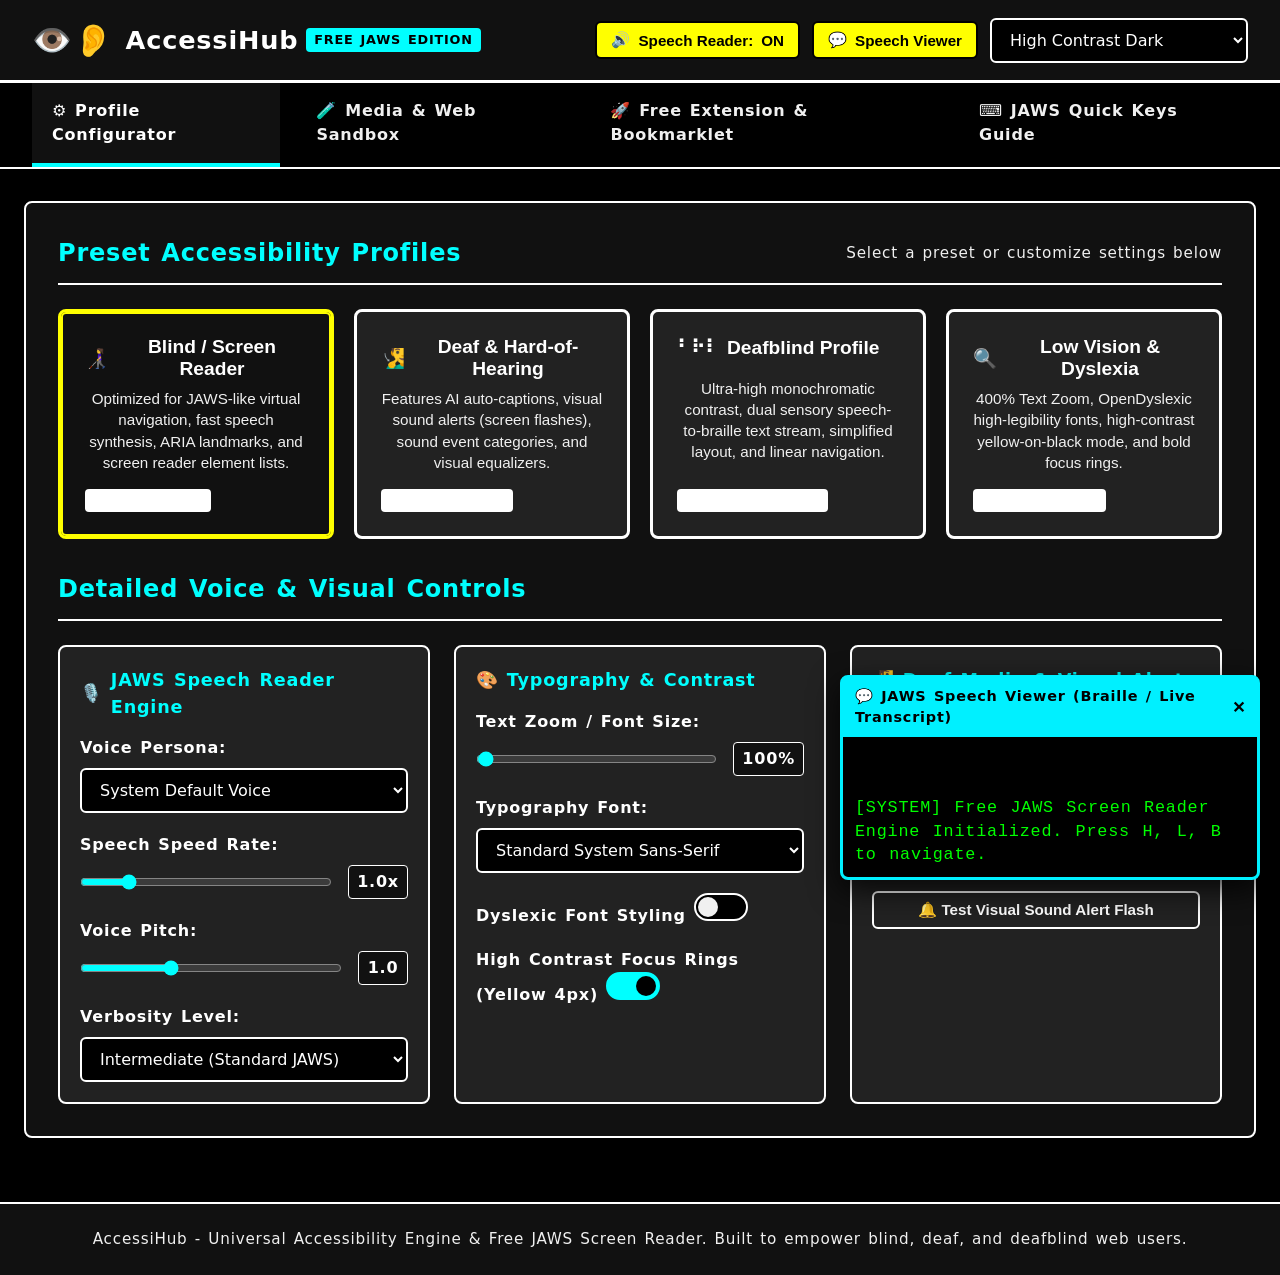
<file: templates/accessibility-configurator.html>
<!DOCTYPE html>
<html lang="en">
<head>
  <meta charset="UTF-8">
  <meta name="viewport" content="width=device-width, initial-scale=1.0">
  <title>Universal Accessibility Engine & Free JAWS-Like Screen Reader (Standalone Offline Edition)</title>
  <meta name="description" content="A free, WCAG AAA compliant web platform for blind, deaf, and deafblind users to configure accessibility options and repair inaccessible web sites and media.">
  <style>
/* ==========================================================================
   ACCESSIBILITY ENGINE & CONFIGURATOR - CORE DESIGN SYSTEM
   WCAG 2.1 AAA Compliant Styles, High-Contrast Presets, & Focus Engine
   ========================================================================== */

:root {
  /* Typography defaults */
  --font-family-base: system-ui, -apple-system, BlinkMacSystemFont, 'Segoe UI', Roboto, Oxygen, Ubuntu, Cantarell, 'Open Sans', 'Helvetica Neue', sans-serif;
  --font-family-dyslexic: 'OpenDyslexic', 'Comic Sans MS', 'Lexend', sans-serif;
  --active-font: var(--font-family-base);
  
  /* Dynamic font scaling */
  --font-scale: 1;
  --line-height-scale: 1.5;
  --letter-spacing-scale: 0.05em;
  --word-spacing-scale: 0.1em;
  
  /* Theme Palette: Dark High Contrast (Default) */
  --bg-primary: #0a0e17;
  --bg-secondary: #141b2d;
  --bg-tertiary: #1f2942;
  --text-primary: #ffffff;
  --text-secondary: #cbd5e1;
  --accent-color: #00f0ff;
  --accent-secondary: #ffff00;
  --accent-tertiary: #38ef7d;
  --danger-color: #ff3366;
  --border-color: #334155;
  --focus-ring-color: #ffff00;
  --focus-ring-outline: #000000;

  /* Media & Alert Tokens */
  --caption-bg: rgba(0, 0, 0, 0.95);
  --caption-text: #ffff00;
  --speech-viewer-bg: #000000;
  --speech-viewer-border: #00f0ff;

  /* Layout Spacing */
  --container-max-width: 1400px;
  --border-radius: 8px;
}

/* Theme Presets */
body[data-theme="high-contrast-dark"] {
  --bg-primary: #000000;
  --bg-secondary: #111111;
  --bg-tertiary: #222222;
  --text-primary: #ffffff;
  --text-secondary: #f0f0f0;
  --accent-color: #00ffff;
  --accent-secondary: #ffff00;
  --border-color: #ffffff;
  --focus-ring-color: #ffff00;
}

body[data-theme="high-contrast-light"] {
  --bg-primary: #ffffff;
  --bg-secondary: #f0f4f8;
  --bg-tertiary: #e2e8f0;
  --text-primary: #000000;
  --text-secondary: #111111;
  --accent-color: #004080;
  --accent-secondary: #d90000;
  --border-color: #000000;
  --focus-ring-color: #004080;
  --focus-ring-outline: #ffffff;
}

body[data-theme="yellow-on-black"] {
  --bg-primary: #000000;
  --bg-secondary: #0d0d0d;
  --bg-tertiary: #1a1a1a;
  --text-primary: #ffff00;
  --text-secondary: #e6e600;
  --accent-color: #ffff00;
  --accent-secondary: #00ff00;
  --border-color: #ffff00;
  --focus-ring-color: #00ff00;
  --focus-ring-outline: #000000;
}

body[data-theme="blue-on-yellow"] {
  --bg-primary: #ffff99;
  --bg-secondary: #ffff66;
  --bg-tertiary: #ffff33;
  --text-primary: #000066;
  --text-secondary: #00004d;
  --accent-color: #000099;
  --accent-secondary: #990000;
  --border-color: #000066;
  --focus-ring-color: #000099;
  --focus-ring-outline: #ffff99;
}

body[data-theme="deafblind-mono"] {
  --bg-primary: #000000;
  --bg-secondary: #000000;
  --bg-tertiary: #1a1a1a;
  --text-primary: #ffffff;
  --text-secondary: #ffffff;
  --accent-color: #ffffff;
  --accent-secondary: #ffffff;
  --border-color: #ffffff;
  --focus-ring-color: #ffffff;
  --focus-ring-outline: #000000;
}

/* Base Reset & Universal Box Sizing */
*, *::before, *::after {
  box-sizing: border-box;
  margin: 0;
  padding: 0;
}

html {
  font-size: calc(16px * var(--font-scale));
  scroll-behavior: smooth;
}

body {
  font-family: var(--active-font);
  background-color: var(--bg-primary);
  color: var(--text-primary);
  line-height: var(--line-height-scale);
  letter-spacing: var(--letter-spacing-scale);
  word-spacing: var(--word-spacing-scale);
  min-height: 100vh;
  display: flex;
  flex-direction: column;
  transition: background-color 0.2s ease, color 0.2s ease;
}

/* Accessibility Focus Engine (WCAG AAA Compliance) */
:focus-visible {
  outline: 4px solid var(--focus-ring-color) !important;
  outline-offset: 3px !important;
  box-shadow: 0 0 0 6px var(--focus-ring-outline) !important;
  z-index: 9999;
}

/* Screen Reader Only Utility Class */
.sr-only {
  position: absolute !important;
  width: 1px !important;
  height: 1px !important;
  padding: 0 !important;
  margin: -1px !important;
  overflow: hidden !important;
  clip: rect(0, 0, 0, 0) !important;
  white-space: nowrap !important;
  border: 0 !important;
}

/* Skip Navigation Link */
.skip-link {
  position: absolute;
  top: -100px;
  left: 10px;
  background: var(--accent-secondary);
  color: #000000;
  padding: 12px 20px;
  font-weight: bold;
  font-size: 1.2rem;
  z-index: 100000;
  border: 3px solid #000000;
  border-radius: 4px;
  text-decoration: none;
  transition: top 0.2s ease;
}

.skip-link:focus {
  top: 10px;
}

/* Header & Top Announcement Bar */
header.app-header {
  background: var(--bg-secondary);
  border-bottom: 3px solid var(--border-color);
  padding: 1rem 2rem;
  position: sticky;
  top: 0;
  z-index: 1000;
}

.header-container {
  max-width: var(--container-max-width);
  margin: 0 auto;
  display: flex;
  justify-content: space-between;
  align-items: center;
  flex-wrap: wrap;
  gap: 1rem;
}

.brand-title {
  display: flex;
  align-items: center;
  gap: 0.75rem;
}

.brand-title h1 {
  font-size: 1.6rem;
  font-weight: 800;
  color: var(--text-primary);
  display: flex;
  align-items: center;
  gap: 0.5rem;
}

.brand-badge {
  background: var(--accent-color);
  color: #000000;
  padding: 2px 8px;
  border-radius: 4px;
  font-size: 0.8rem;
  font-weight: bold;
  text-transform: uppercase;
}

/* Quick Assistive Toolbar */
.quick-toolbar {
  display: flex;
  align-items: center;
  gap: 0.75rem;
  flex-wrap: wrap;
}

.tool-btn {
  background: var(--bg-tertiary);
  color: var(--text-primary);
  border: 2px solid var(--border-color);
  padding: 8px 14px;
  border-radius: 6px;
  font-size: 0.95rem;
  font-weight: 600;
  cursor: pointer;
  display: inline-flex;
  align-items: center;
  gap: 0.5rem;
  transition: all 0.15s ease;
}

.tool-btn:hover {
  background: var(--accent-color);
  color: #000000;
  border-color: var(--accent-color);
}

.tool-btn[aria-pressed="true"] {
  background: var(--accent-secondary);
  color: #000000;
  border-color: #000000;
  font-weight: 800;
}

/* Navigation Tabs */
nav.main-nav {
  background: var(--bg-primary);
  border-bottom: 2px solid var(--border-color);
  padding: 0 2rem;
}

.nav-list {
  max-width: var(--container-max-width);
  margin: 0 auto;
  display: flex;
  list-style: none;
  gap: 1rem;
}

.nav-link {
  display: inline-block;
  padding: 1rem 1.25rem;
  color: var(--text-secondary);
  text-decoration: none;
  font-weight: 700;
  border-bottom: 4px solid transparent;
  transition: all 0.2s ease;
}

.nav-link:hover {
  color: var(--accent-color);
}

.nav-link.active, .nav-link[aria-current="page"] {
  color: var(--text-primary);
  border-bottom-color: var(--accent-color);
  background: var(--bg-secondary);
}

/* Layout Grid */
main.main-content {
  max-width: var(--container-max-width);
  margin: 2rem auto;
  padding: 0 1.5rem;
  flex: 1;
  width: 100%;
}

.section-panel {
  background: var(--bg-secondary);
  border: 2px solid var(--border-color);
  border-radius: var(--border-radius);
  padding: 2rem;
  margin-bottom: 2rem;
}

.section-header {
  margin-bottom: 1.5rem;
  border-bottom: 2px solid var(--border-color);
  padding-bottom: 0.75rem;
  display: flex;
  justify-content: space-between;
  align-items: center;
  flex-wrap: wrap;
  gap: 1rem;
}

.section-header h2 {
  font-size: 1.5rem;
  color: var(--accent-color);
  display: flex;
  align-items: center;
  gap: 0.5rem;
}

/* Configurator Grid Layout */
.preset-cards-grid {
  display: grid;
  grid-template-columns: repeat(auto-fit, minmax(260px, 1fr));
  gap: 1.25rem;
  margin-bottom: 2rem;
}

.preset-card {
  background: var(--bg-tertiary);
  border: 3px solid var(--border-color);
  border-radius: var(--border-radius);
  padding: 1.5rem;
  cursor: pointer;
  transition: transform 0.15s ease, border-color 0.15s ease;
  display: flex;
  flex-direction: column;
  justify-content: space-between;
}

.preset-card:hover {
  border-color: var(--accent-color);
  transform: translateY(-2px);
}

.preset-card.active {
  border-color: var(--accent-secondary);
  background: var(--bg-secondary);
  box-shadow: inset 0 0 0 2px var(--accent-secondary);
}

.preset-card h3 {
  font-size: 1.2rem;
  color: var(--text-primary);
  margin-bottom: 0.5rem;
  display: flex;
  align-items: center;
  gap: 0.5rem;
}

.preset-card p {
  color: var(--text-secondary);
  font-size: 0.95rem;
  line-height: 1.4;
  margin-bottom: 1rem;
}

.preset-badge {
  align-self: flex-start;
  background: var(--border-color);
  color: var(--text-primary);
  font-size: 0.8rem;
  padding: 4px 8px;
  border-radius: 4px;
  font-weight: 700;
}

/* Control Groups & Sliders */
.control-group-grid {
  display: grid;
  grid-template-columns: repeat(auto-fit, minmax(320px, 1fr));
  gap: 1.5rem;
}

.control-card {
  background: var(--bg-tertiary);
  border: 2px solid var(--border-color);
  border-radius: var(--border-radius);
  padding: 1.25rem;
}

.control-card h4 {
  font-size: 1.1rem;
  color: var(--accent-color);
  margin-bottom: 1rem;
  display: flex;
  align-items: center;
  gap: 0.5rem;
}

.form-field {
  margin-bottom: 1.25rem;
}

.form-field:last-child {
  margin-bottom: 0;
}

.form-field label {
  display: block;
  font-weight: 700;
  margin-bottom: 0.5rem;
  color: var(--text-primary);
}

.range-container {
  display: flex;
  align-items: center;
  gap: 1rem;
}

input[type="range"] {
  flex: 1;
  height: 10px;
  background: var(--bg-primary);
  border: 2px solid var(--border-color);
  border-radius: 5px;
  accent-color: var(--accent-color);
  cursor: pointer;
}

.range-val {
  min-width: 50px;
  font-weight: bold;
  background: var(--bg-secondary);
  padding: 4px 8px;
  border-radius: 4px;
  border: 1px solid var(--border-color);
  text-align: center;
}

select.select-field, input[type="text"].input-field {
  width: 100%;
  padding: 10px 14px;
  background: var(--bg-primary);
  color: var(--text-primary);
  border: 2px solid var(--border-color);
  border-radius: 6px;
  font-size: 1rem;
  font-family: inherit;
}

/* Switch Toggle Component */
.switch-label {
  display: flex;
  justify-content: space-between;
  align-items: center;
  cursor: pointer;
  font-weight: 700;
}

.switch-input {
  appearance: none;
  width: 54px;
  height: 28px;
  background: var(--bg-primary);
  border: 2px solid var(--border-color);
  border-radius: 14px;
  position: relative;
  cursor: pointer;
  transition: background-color 0.2s ease;
}

.switch-input::after {
  content: '';
  position: absolute;
  top: 2px;
  left: 2px;
  width: 20px;
  height: 20px;
  background: var(--text-secondary);
  border-radius: 50%;
  transition: transform 0.2s ease, background-color 0.2s ease;
}

.switch-input:checked {
  background: var(--accent-color);
  border-color: var(--accent-color);
}

.switch-input:checked::after {
  transform: translateX(26px);
  background: #000000;
}

/* JAWS Speech Viewer Floating Panel */
.speech-viewer-panel {
  position: fixed;
  bottom: 20px;
  right: 20px;
  width: 420px;
  max-width: calc(100vw - 40px);
  background: var(--speech-viewer-bg);
  border: 3px solid var(--speech-viewer-border);
  border-radius: var(--border-radius);
  box-shadow: 0 10px 30px rgba(0,0,0,0.8);
  z-index: 9000;
  display: flex;
  flex-direction: column;
}

.speech-viewer-header {
  background: var(--speech-viewer-border);
  color: #000000;
  padding: 8px 12px;
  font-weight: 800;
  display: flex;
  justify-content: space-between;
  align-items: center;
  font-size: 0.9rem;
}

.speech-viewer-content {
  padding: 12px;
  max-height: 140px;
  overflow-y: auto;
  font-family: monospace;
  font-size: 1.05rem;
  color: #00ff00;
  line-height: 1.4;
  white-space: pre-wrap;
}

/* Deaf Visual Sound Flash Overlay */
.visual-sound-flash {
  position: fixed;
  top: 0;
  left: 0;
  right: 0;
  bottom: 0;
  pointer-events: none;
  z-index: 99999;
  opacity: 0;
  transition: opacity 0.1s ease;
}

.visual-sound-flash.active-alert {
  box-shadow: inset 0 0 0 16px var(--accent-secondary);
  opacity: 1;
}

.sound-caption-banner {
  position: fixed;
  top: 70px;
  left: 50%;
  transform: translateX(-50%);
  background: var(--caption-bg);
  color: var(--caption-text);
  border: 3px solid var(--accent-secondary);
  padding: 12px 24px;
  border-radius: 8px;
  font-size: 1.3rem;
  font-weight: 900;
  z-index: 10000;
  box-shadow: 0 8px 24px rgba(0,0,0,0.8);
  display: none;
}

.sound-caption-banner.show {
  display: block;
}

/* JAWS Modal Element List Dialog */
.jaws-modal-backdrop {
  position: fixed;
  top: 0;
  left: 0;
  width: 100vw;
  height: 100vh;
  background: rgba(0,0,0,0.85);
  display: flex;
  justify-content: center;
  align-items: center;
  z-index: 99999;
}

.jaws-modal {
  background: var(--bg-primary);
  border: 4px solid var(--accent-color);
  border-radius: 8px;
  width: 600px;
  max-width: 90vw;
  max-height: 80vh;
  display: flex;
  flex-direction: column;
  padding: 1.5rem;
}

.jaws-modal h3 {
  font-size: 1.4rem;
  color: var(--accent-color);
  margin-bottom: 1rem;
}

.jaws-element-list {
  list-style: none;
  overflow-y: auto;
  flex: 1;
  border: 2px solid var(--border-color);
  border-radius: 4px;
  margin-bottom: 1rem;
}

.jaws-element-item {
  padding: 10px 14px;
  border-bottom: 1px solid var(--border-color);
  cursor: pointer;
}

.jaws-element-item:hover, .jaws-element-item:focus {
  background: var(--accent-color);
  color: #000000;
  font-weight: bold;
}

/* Simulator Sandbox Container */
.simulator-frame-container {
  width: 100%;
  height: 550px;
  border: 3px solid var(--border-color);
  border-radius: 8px;
  background: #ffffff;
  position: relative;
  overflow: hidden;
}

.simulator-iframe {
  width: 100%;
  height: 100%;
  border: none;
}

/* Action Buttons */
.primary-btn {
  background: var(--accent-color);
  color: #000000;
  border: 3px solid #000000;
  padding: 12px 24px;
  font-size: 1.1rem;
  font-weight: 800;
  border-radius: 6px;
  cursor: pointer;
  display: inline-flex;
  align-items: center;
  gap: 0.5rem;
  transition: transform 0.15s ease;
}

.primary-btn:hover {
  transform: scale(1.03);
}

.code-box {
  background: #000000;
  color: #00f0ff;
  border: 2px solid var(--border-color);
  padding: 1rem;
  border-radius: 6px;
  font-family: monospace;
  font-size: 0.95rem;
  overflow-x: auto;
  white-space: pre-wrap;
  word-break: break-all;
}

/* Footer */
footer.app-footer {
  background: var(--bg-secondary);
  border-top: 2px solid var(--border-color);
  padding: 1.5rem 2rem;
  text-align: center;
  color: var(--text-secondary);
  font-size: 0.95rem;
  margin-top: auto;
}
  </style>
</head>
<body data-theme="high-contrast-dark">

  <!-- Skip Navigation Link for Keyboard & Screen Reader Users -->
  <a href="#main-content" class="skip-link">Skip to Main Content (Press Enter)</a>

  <!-- Visual Sound Alert Edge Flash for Deaf & Hard of Hearing Users -->
  <div id="visual-sound-flash" class="visual-sound-flash" aria-hidden="true"></div>

  <!-- Subtitle & Sound Category Event Banner -->
  <div id="sound-caption-banner" class="sound-caption-banner" role="status" aria-live="assertive"></div>

  <!-- App Header & Quick Assistive Toolbar -->
  <header class="app-header" role="banner">
    <div class="header-container">
      <div class="brand-title">
        <span style="font-size: 2rem;" aria-hidden="true">👁️👂</span>
        <h1>AccessiHub <span class="brand-badge">FREE JAWS EDITION</span></h1>
      </div>

      <!-- Accessibility Control Toolbar -->
      <div class="quick-toolbar" role="toolbar" aria-label="Quick Accessibility Controls">
        <button id="btn-toggle-speech" class="tool-btn" aria-pressed="true" title="Mute or Unmute Voice Reader (Hotkey: Alt+S)">
          <span aria-hidden="true">🔊</span> Speech Reader: <strong>ON</strong>
        </button>

        <button id="btn-toggle-viewer" class="tool-btn" aria-pressed="true" title="Toggle Live Speech Output Transcript Box (Hotkey: Alt+V)">
          <span aria-hidden="true">💬</span> Speech Viewer
        </button>

        <select id="quick-theme-select" class="select-field" style="width: auto;" aria-label="Quick Theme Preset">
          <option value="high-contrast-dark" selected>High Contrast Dark</option>
          <option value="high-contrast-light">High Contrast Light</option>
          <option value="yellow-on-black">Yellow on Black</option>
          <option value="blue-on-yellow">Blue on Yellow</option>
          <option value="deafblind-mono">Deafblind Monochromatic</option>
        </select>
      </div>
    </div>
  </header>

  <!-- Main Navigation Tabs -->
  <nav class="main-nav" role="navigation" aria-label="Primary Navigation">
    <ul class="nav-list" role="tablist">
      <li role="presentation">
        <a href="#tab-configurator" class="nav-link active" role="tab" id="link-tab-configurator" aria-selected="true" aria-controls="tab-configurator">
          ⚙️ Profile Configurator
        </a>
      </li>
      <li role="presentation">
        <a href="#tab-simulator" class="nav-link" role="tab" id="link-tab-simulator" aria-selected="false" aria-controls="tab-simulator">
          🧪 Media & Web Sandbox
        </a>
      </li>
      <li role="presentation">
        <a href="#tab-bookmarklet" class="nav-link" role="tab" id="link-tab-bookmarklet" aria-selected="false" aria-controls="tab-bookmarklet">
          🚀 Free Extension & Bookmarklet
        </a>
      </li>
      <li role="presentation">
        <a href="#tab-hotkeys" class="nav-link" role="tab" id="link-tab-hotkeys" aria-selected="false" aria-controls="tab-hotkeys">
          ⌨️ JAWS Quick Keys Guide
        </a>
      </li>
    </ul>
  </nav>

  <!-- Main Workspace Content -->
  <main id="main-content" class="main-content" role="main" tabindex="-1">

    <!-- SECTION 1: ACCESSIBILITY PROFILE CONFIGURATOR -->
    <section id="tab-configurator" class="section-panel" role="tabpanel" aria-labelledby="link-tab-configurator">
      <div class="section-header">
        <h2>Preset Accessibility Profiles</h2>
        <span style="font-size: 0.95rem; color: var(--text-secondary);">Select a preset or customize settings below</span>
      </div>

      <div class="preset-cards-grid" role="radiogroup" aria-label="Accessibility Preset Profiles">
        <button type="button" class="preset-card active" data-preset="blind-jaws" role="radio" aria-checked="true">
          <h3><span>👩‍🦯</span> Blind / Screen Reader</h3>
          <p>Optimized for JAWS-like virtual navigation, fast speech synthesis, ARIA landmarks, and screen reader element lists.</p>
          <span class="preset-badge">JAWS Compatible</span>
        </button>

        <button type="button" class="preset-card" data-preset="deaf-hearing" role="radio" aria-checked="false">
          <h3><span>🧏‍♂️</span> Deaf & Hard-of-Hearing</h3>
          <p>Features AI auto-captions, visual sound alerts (screen flashes), sound event categories, and visual equalizers.</p>
          <span class="preset-badge">Visual Audio Alerts</span>
        </button>

        <button type="button" class="preset-card" data-preset="deafblind" role="radio" aria-checked="false">
          <h3><span>⠃⠗⠇</span> Deafblind Profile</h3>
          <p>Ultra-high monochromatic contrast, dual sensory speech-to-braille text stream, simplified layout, and linear navigation.</p>
          <span class="preset-badge">Braille & Speech Sync</span>
        </button>

        <button type="button" class="preset-card" data-preset="low-vision" role="radio" aria-checked="false">
          <h3><span>🔍</span> Low Vision & Dyslexia</h3>
          <p>400% Text Zoom, OpenDyslexic high-legibility fonts, high-contrast yellow-on-black mode, and bold focus rings.</p>
          <span class="preset-badge">Enhanced Visibility</span>
        </button>
      </div>

      <div class="section-header" style="margin-top: 2rem;">
        <h2>Detailed Voice & Visual Controls</h2>
      </div>

      <div class="control-group-grid">

        <article class="control-card">
          <h4><span>🎙️</span> JAWS Speech Reader Engine</h4>
          
          <div class="form-field">
            <label for="select-voice">Voice Persona:</label>
            <select id="select-voice" class="select-field" aria-label="Screen Reader Voice Persona">
              <option value="">System Default Voice</option>
            </select>
          </div>

          <div class="form-field">
            <label for="range-speech-rate">Speech Speed Rate:</label>
            <div class="range-container">
              <input type="range" id="range-speech-rate" min="0.5" max="3.5" step="0.1" value="1.0" aria-valuemin="0.5" aria-valuemax="3.5" aria-valuenow="1.0">
              <span id="val-speech-rate" class="range-val">1.0x</span>
            </div>
          </div>

          <div class="form-field">
            <label for="range-speech-pitch">Voice Pitch:</label>
            <div class="range-container">
              <input type="range" id="range-speech-pitch" min="0.5" max="2.0" step="0.1" value="1.0" aria-valuemin="0.5" aria-valuemax="2.0" aria-valuenow="1.0">
              <span id="val-speech-pitch" class="range-val">1.0</span>
            </div>
          </div>

          <div class="form-field">
            <label for="select-verbosity">Verbosity Level:</label>
            <select id="select-verbosity" class="select-field">
              <option value="beginner">Beginner (Includes Usage Hints)</option>
              <option value="intermediate" selected>Intermediate (Standard JAWS)</option>
              <option value="expert">Expert (Concise Announcements)</option>
            </select>
          </div>
        </article>

        <article class="control-card">
          <h4><span>🎨</span> Typography & Contrast</h4>

          <div class="form-field">
            <label for="range-font-scale">Text Zoom / Font Size:</label>
            <div class="range-container">
              <input type="range" id="range-font-scale" min="1.0" max="3.0" step="0.1" value="1.0" aria-valuemin="1.0" aria-valuemax="3.0" aria-valuenow="1.0">
              <span id="val-font-scale" class="range-val">100%</span>
            </div>
          </div>

          <div class="form-field">
            <label for="select-font-family">Typography Font:</label>
            <select id="select-font-family" class="select-field">
              <option value="base">Standard System Sans-Serif</option>
              <option value="dyslexic">OpenDyslexic / Hyper-Legible</option>
              <option value="monospace">Monospace (Deafblind Braille)</option>
            </select>
          </div>

          <div class="form-field">
            <label class="switch-label">
              <span>Dyslexic Font Styling</span>
              <input type="checkbox" id="chk-dyslexic-font" class="switch-input">
            </label>
          </div>

          <div class="form-field">
            <label class="switch-label">
              <span>High Contrast Focus Rings (Yellow 4px)</span>
              <input type="checkbox" id="chk-contrast-focus" class="switch-input" checked>
            </label>
          </div>
        </article>

        <article class="control-card">
          <h4><span>🧏</span> Deaf Media & Visual Alerts</h4>

          <div class="form-field">
            <label class="switch-label">
              <span>Visual Sound Flash Alerts</span>
              <input type="checkbox" id="chk-sound-flash" class="switch-input" checked>
            </label>
            <small style="color: var(--text-secondary); display: block; margin-top: 4px;">Pulsating screen border when audio events occur</small>
          </div>

          <div class="form-field">
            <label class="switch-label">
              <span>Subtitles & AI Auto-Captions</span>
              <input type="checkbox" id="chk-auto-captions" class="switch-input" checked>
            </label>
          </div>

          <div class="form-field" style="margin-top: 15px;">
            <button id="btn-test-sound-alert" type="button" class="tool-btn" style="width: 100%; justify-content: center;">
              🔔 Test Visual Sound Alert Flash
            </button>
          </div>
        </article>

      </div>
    </section>

    <!-- SECTION 2: LIVE MEDIA & WEB PAGE SANDBOX SIMULATOR -->
    <section id="tab-simulator" class="section-panel" role="tabpanel" aria-labelledby="link-tab-simulator" style="display: none;">
      <div class="section-header">
        <h2>Interactive Inaccessible Web Page Sandbox</h2>
        <div>
          <button id="btn-run-dom-repair" class="primary-btn" type="button">
            ⚡ Run AI DOM Auto-Repair (Fix Alt & Labels)
          </button>
        </div>
      </div>

      <p style="margin-bottom: 1.5rem; color: var(--text-secondary);">
        Test your accessibility profile and free JAWS virtual keys (`H`, `L`, `B`, `F`) directly on this sample inaccessible e-commerce site.
      </p>

      <div class="simulator-frame-container">
        <iframe id="sandbox-iframe" class="simulator-iframe" title="Sample Inaccessible Page Sandbox"></iframe>
      </div>

      <div id="repair-log-panel" style="margin-top: 1.5rem; display: none;">
        <h3 style="color: var(--accent-tertiary); margin-bottom: 0.5rem;">✅ AI DOM Auto-Repair Audit Report:</h3>
        <div id="repair-log-content" class="code-box"></div>
      </div>
    </section>

    <!-- SECTION 3: FREE EXTENSION & BOOKMARKLET GENERATOR -->
    <section id="tab-bookmarklet" class="section-panel" role="tabpanel" aria-labelledby="link-tab-bookmarklet" style="display: none;">
      <div class="section-header">
        <h2>Free Bookmarklet & Extension Code Generator</h2>
      </div>

      <p style="margin-bottom: 1.5rem; color: var(--text-secondary);">
        Take your custom JAWS screen reader and accessibility overlay to <strong>any website on the internet for free</strong>. Drag the link below to your bookmarks bar or copy the snippet!
      </p>

      <div style="background: var(--bg-tertiary); border: 2px dashed var(--accent-color); padding: 2rem; border-radius: 8px; text-align: center; margin-bottom: 2rem;">
        <h3 style="margin-bottom: 1rem; color: var(--accent-color);">1-Click Accessibility Bookmarklet</h3>
        <p style="margin-bottom: 1.5rem;">Drag & drop this button to your browser's Bookmarks bar:</p>

        <a id="link-bookmarklet" href="#" class="primary-btn" style="text-decoration: none; display: inline-flex;" title="Drag to Bookmarks Bar">
          🔗 AccessiHub Free JAWS Overlay
        </a>
      </div>

      <div class="form-field">
        <label for="code-user-script">Tampermonkey / Greasemonkey UserScript Snippet:</label>
        <div id="code-user-script" class="code-box"></div>
        <button id="btn-copy-code" class="tool-btn" style="margin-top: 10px;" type="button">
          📋 Copy Code to Clipboard
        </button>
      </div>
    </section>

    <!-- SECTION 4: JAWS QUICK KEYS REFERENCE GUIDE -->
    <section id="tab-hotkeys" class="section-panel" role="tabpanel" aria-labelledby="link-tab-hotkeys" style="display: none;">
      <div class="section-header">
        <h2>JAWS In-Browser Keyboard Shortcut Reference</h2>
      </div>

      <div style="overflow-x: auto;">
        <table style="width: 100%; border-collapse: collapse; text-align: left;" border="1">
          <thead>
            <tr style="background: var(--bg-tertiary); color: var(--accent-color);">
              <th style="padding: 12px;">Hotkey</th>
              <th style="padding: 12px;">Function</th>
              <th style="padding: 12px;">JAWS Equivalent</th>
            </tr>
          </thead>
          <tbody>
            <tr>
              <td style="padding: 10px; font-weight: bold; color: var(--accent-secondary);">H / Shift+H</td>
              <td style="padding: 10px;">Jump to Next / Previous Heading</td>
              <td style="padding: 10px;">Heading Quick Key (H)</td>
            </tr>
            <tr>
              <td style="padding: 10px; font-weight: bold; color: var(--accent-secondary);">L / Shift+L</td>
              <td style="padding: 10px;">Jump to Next / Previous Link</td>
              <td style="padding: 10px;">Link Quick Key (U/V/L)</td>
            </tr>
            <tr>
              <td style="padding: 10px; font-weight: bold; color: var(--accent-secondary);">B / Shift+B</td>
              <td style="padding: 10px;">Jump to Next / Previous Button</td>
              <td style="padding: 10px;">Button Quick Key (B)</td>
            </tr>
            <tr>
              <td style="padding: 10px; font-weight: bold; color: var(--accent-secondary);">F / Shift+F</td>
              <td style="padding: 10px;">Jump to Next / Previous Form Field</td>
              <td style="padding: 10px;">Form Control Quick Key (F)</td>
            </tr>
            <tr>
              <td style="padding: 10px; font-weight: bold; color: var(--accent-secondary);">T / Shift+T</td>
              <td style="padding: 10px;">Jump to Next / Previous Table</td>
              <td style="padding: 10px;">Table Quick Key (T)</td>
            </tr>
            <tr>
              <td style="padding: 10px; font-weight: bold; color: var(--accent-secondary);">D / Shift+D</td>
              <td style="padding: 10px;">Jump to Next / Previous Landmark</td>
              <td style="padding: 10px;">Landmark Quick Key (D)</td>
            </tr>
            <tr>
              <td style="padding: 10px; font-weight: bold; color: var(--accent-secondary);">Alt + H</td>
              <td style="padding: 10px;">Open JAWS Headings List Dialog</td>
              <td style="padding: 10px;">Insert + F6</td>
            </tr>
            <tr>
              <td style="padding: 10px; font-weight: bold; color: var(--accent-secondary);">Alt + K</td>
              <td style="padding: 10px;">Open JAWS Links List Dialog</td>
              <td style="padding: 10px;">Insert + F7</td>
            </tr>
            <tr>
              <td style="padding: 10px; font-weight: bold; color: var(--accent-secondary);">Alt + B</td>
              <td style="padding: 10px;">Open JAWS Buttons List Dialog</td>
              <td style="padding: 10px;">Insert + F5</td>
            </tr>
            <tr>
              <td style="padding: 10px; font-weight: bold; color: var(--accent-secondary);">Alt + V</td>
              <td style="padding: 10px;">Toggle Speech Viewer Transcript Panel</td>
              <td style="padding: 10px;">JAWS Speech History / Braille Stream</td>
            </tr>
          </tbody>
        </table>
      </div>
    </section>

  </main>

  <!-- JAWS Speech Viewer Floating Live Transcript Panel -->
  <aside id="jaws-speech-viewer" class="speech-viewer-panel" aria-label="Speech Viewer Live Transcript">
    <div class="speech-viewer-header">
      <span>💬 JAWS Speech Viewer (Braille / Live Transcript)</span>
      <button id="btn-close-speech-viewer" style="background: none; border: none; font-weight: bold; cursor: pointer; font-size: 1rem;" aria-label="Close Speech Viewer">✕</button>
    </div>
    <div id="jaws-speech-content" class="speech-viewer-content" role="log" aria-live="polite">
      <div>[SYSTEM] Free JAWS Screen Reader Engine Initialized. Press H, L, B to navigate.</div>
    </div>
  </aside>

  <!-- Footer -->
  <footer class="app-footer" role="contentinfo">
    <p>AccessiHub - Universal Accessibility Engine & Free JAWS Screen Reader. Built to empower blind, deaf, and deafblind web users.</p>
  </footer>

  <!-- Inline Application Scripts -->
  <script>
/**
 * FREE IN-BROWSER JAWS-LIKE SCREEN READER & SPEECH ENGINE
 */
class JawsScreenReaderEngine {
  constructor() {
    this.speechSynth = window.speechSynthesis;
    this.enabled = true;
    this.virtualCursorEnabled = true;
    this.rate = 1.0;
    this.pitch = 1.0;
    this.volume = 1.0;
    this.voice = null;
    this.verbosity = 'intermediate';
    this.speechViewerActive = true;
    this.lastSpokenText = '';
    this.activeDocument = document;
    this.currentNavIndex = -1;
    this.navElements = [];
    this.activeCategory = null;

    this.initVoices();
    this.initListeners();
    this.initAriaLiveRegion();
  }

  initVoices() {
    if (!this.speechSynth) return;
    const loadVoices = () => {
      const voices = this.speechSynth.getVoices();
      if (voices.length > 0) {
        this.voice = voices.find(v => v.lang.startsWith('en') && v.default) || voices[0];
      }
    };
    loadVoices();
    if (speechSynthesis.onvoiceschanged !== undefined) {
      speechSynthesis.onvoiceschanged = loadVoices;
    }
  }

  initAriaLiveRegion() {
    let liveRegion = document.getElementById('jaws-live-announcer');
    if (!liveRegion) {
      liveRegion = document.createElement('div');
      liveRegion.id = 'jaws-live-announcer';
      liveRegion.className = 'sr-only';
      liveRegion.setAttribute('aria-live', 'assertive');
      liveRegion.setAttribute('aria-atomic', 'true');
      document.body.appendChild(liveRegion);
    }
    this.liveRegion = liveRegion;
  }

  setSpeechRate(rate) {
    this.rate = parseFloat(rate);
    this.announce(`Speech rate set to ${this.rate}x`);
  }

  setSpeechPitch(pitch) {
    this.pitch = parseFloat(pitch);
    this.announce(`Speech pitch set to ${this.pitch}`);
  }

  setVoice(voiceName) {
    const voices = this.speechSynth.getVoices();
    const found = voices.find(v => v.name === voiceName);
    if (found) {
      this.voice = found;
      this.announce(`Voice changed to ${found.name}`);
    }
  }

  toggleSpeech() {
    this.enabled = !this.enabled;
    if (!this.enabled && this.speechSynth) {
      this.speechSynth.cancel();
    }
    const status = this.enabled ? 'Screen reader audio enabled' : 'Screen reader audio muted';
    this.updateSpeechViewer(`[SYSTEM] ${status}`);
    this.announce(status);
    return this.enabled;
  }

  toggleSpeechViewer() {
    this.speechViewerActive = !this.speechViewerActive;
    const panel = document.getElementById('jaws-speech-viewer');
    if (panel) {
      panel.style.display = this.speechViewerActive ? 'flex' : 'none';
    }
    this.announce(this.speechViewerActive ? 'Speech viewer visible' : 'Speech viewer hidden');
    return this.speechViewerActive;
  }

  speak(text, interrupt = true) {
    if (!text) return;
    this.lastSpokenText = text;
    this.updateSpeechViewer(text);

    if (this.liveRegion) {
      this.liveRegion.textContent = text;
    }

    if (!this.enabled || !this.speechSynth) return;

    if (interrupt) {
      this.speechSynth.cancel();
    }

    const utterance = new SpeechSynthesisUtterance(text);
    utterance.rate = this.rate;
    utterance.pitch = this.pitch;
    utterance.volume = this.volume;
    if (this.voice) {
      utterance.voice = this.voice;
    }

    this.speechSynth.speak(utterance);
  }

  announce(text) {
    this.speak(text, true);
  }

  updateSpeechViewer(text) {
    const content = document.getElementById('jaws-speech-content');
    if (content) {
      const timestamp = new Date().toLocaleTimeString([], { hour: '2-digit', minute: '2-digit', second: '2-digit' });
      const entry = document.createElement('div');
      entry.textContent = `[${timestamp}] ${text}`;
      content.appendChild(entry);
      content.scrollTop = content.scrollHeight;
    }
  }

  announceElement(el) {
    if (!el || el === document.body) return;

    let text = '';
    const tagName = el.tagName.toLowerCase();
    const role = el.getAttribute('role') || tagName;
    const label = el.getAttribute('aria-label') || el.innerText || el.title || el.alt || el.placeholder || '';
    const state = el.getAttribute('aria-pressed') === 'true' ? 'pressed' : 
                  el.getAttribute('aria-expanded') === 'true' ? 'expanded' : 
                  el.disabled ? 'disabled' : '';

    if (tagName.match(/^h[1-6]$/)) {
      const level = tagName.replace('h', '');
      text = `Heading level ${level}, ${label}`;
    } else if (tagName === 'a') {
      text = `Link, ${label}`;
    } else if (tagName === 'button' || role === 'button') {
      text = `Button, ${label} ${state}`;
    } else if (tagName === 'input') {
      const type = el.type || 'text';
      if (type === 'checkbox') {
        text = `Checkbox ${el.checked ? 'checked' : 'not checked'}, ${label}`;
      } else if (type === 'range') {
        text = `Slider ${label}, value ${el.value}`;
      } else {
        text = `Edit text ${label}, ${el.value}`;
      }
    } else if (tagName === 'select') {
      const selectedOption = el.options[el.selectedIndex]?.text || '';
      text = `Combo box ${label}, selected ${selectedOption}`;
    } else {
      text = `${role}, ${label}`;
    }

    if (this.verbosity === 'beginner' && el.getAttribute('title')) {
      text += `. Hint: ${el.getAttribute('title')}`;
    }

    this.speak(text);
  }

  navigateCategory(category, reverse = false, targetDoc = document) {
    let selector = '';
    switch (category) {
      case 'heading': selector = 'h1, h2, h3, h4, h5, h6, [role="heading"]'; break;
      case 'link': selector = 'a[href], [role="link"]'; break;
      case 'button': selector = 'button, input[type="button"], input[type="submit"], [role="button"]'; break;
      case 'field': selector = 'input, select, textarea, [role="textbox"], [role="slider"]'; break;
      case 'table': selector = 'table, [role="table"]'; break;
      case 'landmark': selector = 'main, nav, header, footer, section, aside, [role="main"], [role="navigation"], [role="banner"]'; break;
      default: return;
    }

    const items = Array.from(targetDoc.querySelectorAll(selector)).filter(el => {
      return el.offsetWidth > 0 && el.offsetHeight > 0 && getComputedStyle(el).visibility !== 'hidden';
    });

    if (items.length === 0) {
      this.speak(`No ${category}s found on page`);
      return;
    }

    const activeEl = targetDoc.activeElement;
    let currentIndex = items.indexOf(activeEl);

    if (reverse) {
      currentIndex = currentIndex > 0 ? currentIndex - 1 : items.length - 1;
    } else {
      currentIndex = currentIndex < items.length - 1 ? currentIndex + 1 : 0;
    }

    const nextEl = items[currentIndex];
    nextEl.focus();
    this.announceElement(nextEl);
  }

  openElementListModal(category, targetDoc = document) {
    let selector = '';
    let title = '';
    switch (category) {
      case 'heading': selector = 'h1, h2, h3, h4, h5, h6'; title = 'JAWS Headings List (Alt+H)'; break;
      case 'link': selector = 'a[href]'; title = 'JAWS Links List (Alt+K)'; break;
      case 'button': selector = 'button, input[type="button"], [role="button"]'; title = 'JAWS Buttons List (Alt+B)'; break;
    }

    const items = Array.from(targetDoc.querySelectorAll(selector));
    if (items.length === 0) {
      this.speak(`No ${category} elements to list.`);
      return;
    }

    const existing = document.getElementById('jaws-element-modal');
    if (existing) existing.remove();

    const backdrop = document.createElement('div');
    backdrop.id = 'jaws-element-modal';
    backdrop.className = 'jaws-modal-backdrop';
    backdrop.setAttribute('role', 'dialog');
    backdrop.setAttribute('aria-modal', 'true');
    backdrop.setAttribute('aria-label', title);

    const modal = document.createElement('div');
    modal.className = 'jaws-modal';

    const h3 = document.createElement('h3');
    h3.textContent = title;

    const ul = document.createElement('ul');
    ul.className = 'jaws-element-list';
    ul.setAttribute('tabindex', '0');

    items.forEach((item, idx) => {
      const li = document.createElement('li');
      li.className = 'jaws-element-item';
      li.setAttribute('tabindex', '0');
      li.textContent = `${idx + 1}. ${item.innerText || item.getAttribute('aria-label') || item.title || 'Unlabeled Element'}`;
      
      const activate = () => {
        backdrop.remove();
        item.focus();
        this.announceElement(item);
      };

      li.addEventListener('click', activate);
      li.addEventListener('keydown', (e) => {
        if (e.key === 'Enter' || e.key === ' ') {
          e.preventDefault();
          activate();
        }
      });
      ul.appendChild(li);
    });

    const closeBtn = document.createElement('button');
    closeBtn.className = 'tool-btn';
    closeBtn.textContent = 'Close Dialog (Esc)';
    closeBtn.addEventListener('click', () => backdrop.remove());

    modal.appendChild(h3);
    modal.appendChild(ul);
    modal.appendChild(closeBtn);
    backdrop.appendChild(modal);
    document.body.appendChild(backdrop);

    ul.firstElementChild.focus();
    this.speak(`${title}. Use up and down arrows or Tab to select, Enter to move to element.`);

    backdrop.addEventListener('keydown', (e) => {
      if (e.key === 'Escape') {
        backdrop.remove();
        this.speak('Dialog closed.');
      }
    });
  }

  initListeners() {
    document.addEventListener('focusin', (e) => {
      this.announceElement(e.target);
    });

    document.addEventListener('keydown', (e) => {
      const activeTag = document.activeElement ? document.activeElement.tagName.toLowerCase() : '';
      const isEditing = activeTag === 'input' || activeTag === 'textarea' || document.activeElement.isContentEditable;

      if (isEditing) return;

      const isShift = e.shiftKey;
      const isAlt = e.altKey;

      if (isAlt && e.key.toLowerCase() === 'h') { e.preventDefault(); this.openElementListModal('heading'); return; }
      if (isAlt && e.key.toLowerCase() === 'k') { e.preventDefault(); this.openElementListModal('link'); return; }
      if (isAlt && e.key.toLowerCase() === 'b') { e.preventDefault(); this.openElementListModal('button'); return; }
      if (isAlt && e.key.toLowerCase() === 'v') { e.preventDefault(); this.toggleSpeechViewer(); return; }

      switch (e.key.toLowerCase()) {
        case 'h': e.preventDefault(); this.navigateCategory('heading', isShift); break;
        case 'l': e.preventDefault(); this.navigateCategory('link', isShift); break;
        case 'b': e.preventDefault(); this.navigateCategory('button', isShift); break;
        case 'f': e.preventDefault(); this.navigateCategory('field', isShift); break;
        case 't': e.preventDefault(); this.navigateCategory('table', isShift); break;
        case 'd': e.preventDefault(); this.navigateCategory('landmark', isShift); break;
      }
    });
  }
}

window.jawsEngine = new JawsScreenReaderEngine();

/**
 * ACCESSIBILITY DOM REPAIR & SIMULATOR ENGINE
 */
class AccessibilitySimulatorEngine {
  constructor() {
    this.activeProfile = null;
    this.soundAlertsEnabled = true;
    this.autoCaptionsEnabled = true;
    this.autoRepairEnabled = true;
    this.soundFlashTimer = null;
  }

  getSampleInaccessibleHtml() {
    return `<!DOCTYPE html>
<html lang="en">
<head>
  <meta charset="UTF-8">
  <title>Sample Inaccessible E-Commerce Page</title>
  <style>
    body { font-family: sans-serif; background: #222; color: #777; margin: 0; padding: 20px; }
    .header { background: #333; padding: 10px; color: #888; }
    .card { background: #2a2a2a; border: 1px solid #333; padding: 15px; margin-top: 15px; }
    .btn-fake { background: #444; color: #888; padding: 8px 12px; display: inline-block; cursor: pointer; }
    a { color: #555; text-decoration: none; }
    *:focus { outline: none !important; }
  </style>
</head>
<body>
  <div class="header">
    <h2>Tech Store (Inaccessible Demo)</h2>
    <img src="https://picsum.photos/300/100" width="100%" height="80">
  </div>
  <div class="card">
    <h3>Wireless Headphones Pro</h3>
    <img src="https://picsum.photos/200/120" id="prod-img">
    <p>Price: $199.99</p>
    <div style="margin: 15px 0;">
      <label style="color:#aaa;">Product Audio Demo (No Subtitles):</label><br>
      <audio id="demo-audio" controls style="margin-top:5px; width:100%;">
        <source src="https://www.w3schools.com/html/horse.ogg" type="audio/ogg">
      </audio>
    </div>
    <div>
      <input type="text" id="coupon" placeholder="Enter coupon code here...">
    </div>
    <div class="btn-fake" onclick="alert('Added to cart!')" style="margin-top:10px;">
      Buy Now (Fake Div Button)
    </div>
  </div>
</body>
</html>`;
  }

  repairInaccessibleDocument(doc) {
    if (!doc) return { repairedCount: 0, fixes: [] };
    const fixes = [];

    const images = doc.querySelectorAll('img:not([alt]), img[alt=""]');
    images.forEach((img, idx) => {
      const src = img.src || '';
      const fallbackAlt = `[AI Auto-Alt]: Product image ${idx + 1} (${src.split('/').pop() || 'photo'})`;
      img.setAttribute('alt', fallbackAlt);
      img.setAttribute('title', fallbackAlt);
      fixes.push(`Added AI Alt Text to image #${idx + 1}`);
    });

    const inputs = doc.querySelectorAll('input:not([aria-label]):not([id])');
    inputs.forEach((input, idx) => {
      const placeholder = input.placeholder || `Input field ${idx + 1}`;
      input.setAttribute('aria-label', placeholder);
      fixes.push(`Added ARIA label to input #${idx + 1}`);
    });

    const fakeButtons = doc.querySelectorAll('div[onclick], span[onclick]');
    fakeButtons.forEach((btn, idx) => {
      if (!btn.getAttribute('role')) btn.setAttribute('role', 'button');
      if (!btn.getAttribute('tabindex')) btn.setAttribute('tabindex', '0');
      btn.addEventListener('keydown', (e) => {
        if (e.key === 'Enter' || e.key === ' ') {
          e.preventDefault();
          btn.click();
        }
      });
      fixes.push(`Converted fake DIV #${idx + 1} into keyboard-navigable button`);
    });

    const header = doc.querySelector('.header, header');
    if (header && !header.getAttribute('role')) header.setAttribute('role', 'banner');
    
    const body = doc.body;
    if (body && !doc.querySelector('main')) {
      const mainWrapper = doc.createElement('main');
      mainWrapper.setAttribute('role', 'main');
      while (body.firstChild) {
        mainWrapper.appendChild(body.firstChild);
      }
      body.appendChild(mainWrapper);
      fixes.push('Wrapped document content inside semantic <main> landmark');
    }

    return { repairedCount: fixes.length, fixes };
  }

  triggerVisualSoundAlert(soundDescription) {
    if (!this.soundAlertsEnabled) return;

    const flashEl = document.getElementById('visual-sound-flash');
    if (flashEl) {
      flashEl.classList.add('active-alert');
      clearTimeout(this.soundFlashTimer);
      this.soundFlashTimer = setTimeout(() => {
        flashEl.classList.remove('active-alert');
      }, 800);
    }

    const banner = document.getElementById('sound-caption-banner');
    if (banner) {
      banner.textContent = `🔊 [AUDIO EVENT]: ${soundDescription}`;
      banner.classList.add('show');
      setTimeout(() => {
        banner.classList.remove('show');
      }, 4000);
    }

    if (window.jawsEngine) {
      window.jawsEngine.updateSpeechViewer(`[DEAF VISUAL CUE]: ${soundDescription}`);
    }
  }

  attachMediaCaptionSimulator(mediaElement) {
    if (!mediaElement) return;

    const simulatedCaptions = [
      { time: 0, text: "🎵 [Upbeat intro music plays]" },
      { time: 2, text: "🗣️ Narrator: Welcome to the wireless sound demonstration." },
      { time: 5, text: "🔊 [Horse neighing / Sound effect test]" },
      { time: 8, text: "👏 [Audience applause in background]" },
      { time: 12, text: "🔔 [Doorbell chime sound alert]" }
    ];

    mediaElement.addEventListener('timeupdate', () => {
      const currentSec = Math.floor(mediaElement.currentTime);
      const match = simulatedCaptions.find(c => c.time === currentSec);
      if (match) {
        this.triggerVisualSoundAlert(match.text);
      }
    });

    mediaElement.addEventListener('play', () => {
      this.triggerVisualSoundAlert("Media playback started");
    });
  }
}

window.simulatorEngine = new AccessibilitySimulatorEngine();

/**
 * UNIVERSAL BOOKMARKLET & EXTENSION CODE GENERATOR
 */
class AccessibilityOverlayGenerator {
  generateBookmarkletCode(profile) {
    const minifiedCss = `
      body { background-color: ${profile.theme === 'high-contrast-dark' ? '#000' : '#fff'} !important; color: ${profile.theme === 'high-contrast-dark' ? '#fff' : '#000'} !important; }
      *:focus-visible { outline: 4px solid #ffff00 !important; outline-offset: 3px !important; }
      img:not([alt]) { outline: 3px dashed #ff0000 !important; }
    `.replace(/\s+/g, ' ');

    const code = `
(function() {
  if (window.__a11yOverlayLoaded) { alert('Accessibility Overlay is already active!'); return; }
  window.__a11yOverlayLoaded = true;
  var style = document.createElement('style');
  style.innerHTML = '${minifiedCss}';
  document.head.appendChild(style);
  var synth = window.speechSynthesis;
  function speak(text) {
    if (!synth) return;
    synth.cancel();
    var ut = new SpeechSynthesisUtterance(text);
    ut.rate = ${profile.speechRate || 1.0};
    synth.speak(ut);
  }
  var imgs = document.querySelectorAll('img:not([alt])');
  imgs.forEach(function(img, i) { img.alt = '[AI Alt]: Photo ' + (i+1); });
  document.addEventListener('keydown', function(e) {
    var tag = document.activeElement ? document.activeElement.tagName.toLowerCase() : '';
    if (tag === 'input' || tag === 'textarea') return;
    var key = e.key.toLowerCase();
    var selector = '';
    if (key === 'h') selector = 'h1, h2, h3, h4, h5, h6';
    if (key === 'l') selector = 'a[href]';
    if (key === 'b') selector = 'button, input[type="button"]';
    if (key === 'f') selector = 'input, select, textarea';
    if (selector) {
      e.preventDefault();
      var els = Array.from(document.querySelectorAll(selector));
      if (els.length === 0) { speak('No ' + key + ' elements found.'); return; }
      var idx = els.indexOf(document.activeElement);
      var next = e.shiftKey ? (idx > 0 ? idx - 1 : els.length - 1) : (idx < els.length - 1 ? idx + 1 : 0);
      els[next].focus();
      speak(key.toUpperCase() + ': ' + (els[next].innerText || els[next].alt || els[next].ariaLabel || 'Element'));
    }
  });
  speak('Free JAWS Accessibility Overlay Activated.');
})();`.trim();
    return `javascript:${encodeURIComponent(code)}`;
  }

  generateUserScriptCode(profile) {
    return `// ==UserScript==
// @name         Free Universal JAWS & Deaf Accessibility Overlay
// @namespace    https://accessibility-hub.local
// @version      1.0
// @description  Injects JAWS-like virtual quick keys, high contrast, auto-alt text, and sound alerts on any site.
// @match        *://*/*
// @grant        none
// ==UserScript==

(function() {
    'use strict';
    console.log("Accessibility Overlay Initialized.");
})();`;
  }
}

window.overlayGenerator = new AccessibilityOverlayGenerator();

/**
 * ACCESSIBILITY CONFIGURATOR - MAIN APPLICATION CONTROLLER
 */
class AccessibilityAppController {
  constructor() {
    this.currentProfile = {
      preset: 'blind-jaws',
      theme: 'high-contrast-dark',
      speechRate: 1.0,
      speechPitch: 1.0,
      fontScale: 1.0,
      fontFamily: 'base',
      dyslexicFont: false,
      contrastFocus: true,
      soundFlash: true,
      autoCaptions: true,
      speechEnabled: true,
      speechViewer: true
    };

    this.initElements();
    this.initTabNavigation();
    this.initVoiceDropdown();
    this.initEventListeners();
    this.initSandboxIframe();
    this.updateGeneratorCode();
  }

  initElements() {
    this.btnToggleSpeech = document.getElementById('btn-toggle-speech');
    this.btnToggleViewer = document.getElementById('btn-toggle-viewer');
    this.quickThemeSelect = document.getElementById('quick-theme-select');

    this.selectVoice = document.getElementById('select-voice');
    this.rangeSpeechRate = document.getElementById('range-speech-rate');
    this.valSpeechRate = document.getElementById('val-speech-rate');
    this.rangeSpeechPitch = document.getElementById('range-speech-pitch');
    this.valSpeechPitch = document.getElementById('val-speech-pitch');

    this.rangeFontScale = document.getElementById('range-font-scale');
    this.valFontScale = document.getElementById('val-font-scale');
    this.selectFontFamily = document.getElementById('select-font-family');
    this.chkDyslexicFont = document.getElementById('chk-dyslexic-font');
    this.chkContrastFocus = document.getElementById('chk-contrast-focus');

    this.chkSoundFlash = document.getElementById('chk-sound-flash');
    this.chkAutoCaptions = document.getElementById('chk-auto-captions');
    this.btnTestSoundAlert = document.getElementById('btn-test-sound-alert');

    this.sandboxIframe = document.getElementById('sandbox-iframe');
    this.btnRunDomRepair = document.getElementById('btn-run-dom-repair');
    this.repairLogPanel = document.getElementById('repair-log-panel');
    this.repairLogContent = document.getElementById('repair-log-content');

    this.linkBookmarklet = document.getElementById('link-bookmarklet');
    this.codeUserScript = document.getElementById('code-user-script');
    this.btnCopyCode = document.getElementById('btn-copy-code');
  }

  initTabNavigation() {
    const tabs = Array.from(document.querySelectorAll('.nav-link'));
    const panels = Array.from(document.querySelectorAll('.section-panel'));

    tabs.forEach((tab, index) => {
      tab.addEventListener('click', (e) => {
        e.preventDefault();
        this.activateTab(index, tabs, panels);
      });

      tab.addEventListener('keydown', (e) => {
        let nextIndex = null;
        if (e.key === 'ArrowRight') {
          nextIndex = index < tabs.length - 1 ? index + 1 : 0;
        } else if (e.key === 'ArrowLeft') {
          nextIndex = index > 0 ? index - 1 : tabs.length - 1;
        }

        if (nextIndex !== null) {
          e.preventDefault();
          tabs[nextIndex].focus();
          this.activateTab(nextIndex, tabs, panels);
        }
      });
    });
  }

  activateTab(activeIndex, tabs, panels) {
    tabs.forEach((t, i) => {
      const isSelected = i === activeIndex;
      t.classList.toggle('active', isSelected);
      t.setAttribute('aria-selected', isSelected ? 'true' : 'false');
      t.setAttribute('tabindex', isSelected ? '0' : '-1');
      
      if (panels[i]) {
        panels[i].style.display = isSelected ? 'block' : 'none';
      }
    });

    if (window.jawsEngine) {
      window.jawsEngine.speak(`Switched to tab ${tabs[activeIndex].innerText.replace(/^[^\w\s]+/, '').trim()}`);
    }
  }

  initVoiceDropdown() {
    if (!window.speechSynthesis) return;

    const populate = () => {
      const voices = window.speechSynthesis.getVoices();
      if (voices.length > 0) {
        this.selectVoice.innerHTML = '';
        voices.forEach(v => {
          const opt = document.createElement('option');
          opt.value = v.name;
          opt.textContent = `${v.name} (${v.lang})`;
          if (v.default) opt.selected = true;
          this.selectVoice.appendChild(opt);
        });
      }
    };

    populate();
    if (speechSynthesis.onvoiceschanged !== undefined) {
      speechSynthesis.onvoiceschanged = populate;
    }
  }

  initEventListeners() {
    this.btnToggleSpeech.addEventListener('click', () => {
      const enabled = window.jawsEngine.toggleSpeech();
      this.btnToggleSpeech.setAttribute('aria-pressed', enabled ? 'true' : 'false');
      this.btnToggleSpeech.innerHTML = `<span aria-hidden="true">🔊</span> Speech Reader: <strong>${enabled ? 'ON' : 'MUTED'}</strong>`;
    });

    this.btnToggleViewer.addEventListener('click', () => {
      const active = window.jawsEngine.toggleSpeechViewer();
      this.btnToggleViewer.setAttribute('aria-pressed', active ? 'true' : 'false');
    });

    document.getElementById('btn-close-speech-viewer')?.addEventListener('click', () => {
      window.jawsEngine.toggleSpeechViewer();
      this.btnToggleViewer.setAttribute('aria-pressed', 'false');
    });

    this.quickThemeSelect.addEventListener('change', (e) => {
      this.applyTheme(e.target.value);
    });

    const presetCards = document.querySelectorAll('.preset-card');
    presetCards.forEach(card => {
      card.addEventListener('click', () => {
        presetCards.forEach(c => {
          c.classList.remove('active');
          c.setAttribute('aria-checked', 'false');
        });
        card.classList.add('active');
        card.setAttribute('aria-checked', 'true');

        const presetKey = card.getAttribute('data-preset');
        this.applyPreset(presetKey);
      });
    });

    this.rangeSpeechRate.addEventListener('input', (e) => {
      const val = e.target.value;
      this.valSpeechRate.textContent = `${val}x`;
      this.currentProfile.speechRate = parseFloat(val);
      window.jawsEngine.setSpeechRate(val);
      this.updateGeneratorCode();
    });

    this.rangeSpeechPitch.addEventListener('input', (e) => {
      const val = e.target.value;
      this.valSpeechPitch.textContent = val;
      this.currentProfile.speechPitch = parseFloat(val);
      window.jawsEngine.setSpeechPitch(val);
      this.updateGeneratorCode();
    });

    this.rangeFontScale.addEventListener('input', (e) => {
      const val = e.target.value;
      const pct = Math.round(val * 100);
      this.valFontScale.textContent = `${pct}%`;
      document.documentElement.style.setProperty('--font-scale', val);
      this.currentProfile.fontScale = parseFloat(val);
      this.updateGeneratorCode();
    });

    this.selectVoice.addEventListener('change', (e) => {
      window.jawsEngine.setVoice(e.target.value);
    });

    this.chkDyslexicFont.addEventListener('change', (e) => {
      const checked = e.target.checked;
      document.documentElement.style.setProperty('--active-font', checked ? 'var(--font-family-dyslexic)' : 'var(--font-family-base)');
      this.currentProfile.dyslexicFont = checked;
      window.jawsEngine.speak(checked ? 'Dyslexic font enabled' : 'Standard font enabled');
      this.updateGeneratorCode();
    });

    this.chkContrastFocus.addEventListener('change', (e) => {
      this.currentProfile.contrastFocus = e.target.checked;
      window.jawsEngine.speak(e.target.checked ? 'High contrast focus rings enabled' : 'Standard focus rings enabled');
    });

    this.btnTestSoundAlert.addEventListener('click', () => {
      window.simulatorEngine.triggerVisualSoundAlert("Simulated Audio Event: 🔔 Alarm Chime Sound!");
    });

    this.btnRunDomRepair.addEventListener('click', () => {
      this.runDomRepairOnSandbox();
    });

    this.btnCopyCode.addEventListener('click', () => {
      const code = this.codeUserScript.textContent;
      navigator.clipboard.writeText(code).then(() => {
        window.jawsEngine.speak("Accessibility Userscript code copied to clipboard!");
        alert("Userscript copied to clipboard!");
      });
    });
  }

  applyTheme(themeName) {
    document.body.setAttribute('data-theme', themeName);
    this.currentProfile.theme = themeName;
    this.quickThemeSelect.value = themeName;
    window.jawsEngine.speak(`Theme changed to ${themeName.replace(/-/g, ' ')}`);
    this.updateGeneratorCode();
  }

  applyPreset(presetKey) {
    switch (presetKey) {
      case 'blind-jaws':
        this.applyTheme('high-contrast-dark');
        this.rangeSpeechRate.value = 1.2;
        this.rangeSpeechRate.dispatchEvent(new Event('input'));
        window.jawsEngine.speak('Applied Blind and JAWS Screen Reader preset.');
        break;
      case 'deaf-hearing':
        this.applyTheme('high-contrast-light');
        this.chkSoundFlash.checked = true;
        this.chkAutoCaptions.checked = true;
        window.jawsEngine.speak('Applied Deaf and Hard-of-Hearing preset with visual audio alerts.');
        break;
      case 'deafblind':
        this.applyTheme('deafblind-mono');
        this.rangeFontScale.value = 2.0;
        this.rangeFontScale.dispatchEvent(new Event('input'));
        if (!window.jawsEngine.speechViewerActive) window.jawsEngine.toggleSpeechViewer();
        window.jawsEngine.speak('Applied Deafblind Monochromatic profile with synchronized Braille transcript.');
        break;
      case 'low-vision':
        this.applyTheme('yellow-on-black');
        this.rangeFontScale.value = 2.2;
        this.rangeFontScale.dispatchEvent(new Event('input'));
        this.chkDyslexicFont.checked = true;
        this.chkDyslexicFont.dispatchEvent(new Event('change'));
        window.jawsEngine.speak('Applied Low Vision and Dyslexia preset with 220% font scaling.');
        break;
    }
  }

  initSandboxIframe() {
    if (!this.sandboxIframe) return;

    const iframeDoc = this.sandboxIframe.contentDocument || this.sandboxIframe.contentWindow.document;
    const htmlContent = window.simulatorEngine.getSampleInaccessibleHtml();

    iframeDoc.open();
    iframeDoc.write(htmlContent);
    iframeDoc.close();

    setTimeout(() => {
      const audio = iframeDoc.getElementById('demo-audio');
      if (audio) {
        window.simulatorEngine.attachMediaCaptionSimulator(audio);
      }
    }, 500);
  }

  runDomRepairOnSandbox() {
    const iframeDoc = this.sandboxIframe.contentDocument || this.sandboxIframe.contentWindow.document;
    const result = window.simulatorEngine.repairInaccessibleDocument(iframeDoc);

    this.repairLogPanel.style.display = 'block';
    this.repairLogContent.textContent = `Scanned 1 Page in Sandbox:\n- Fixed ${result.repairedCount} inaccessible issues.\n\nFix Log:\n` + result.fixes.map(f => ` • ${f}`).join('\n');

    window.jawsEngine.speak(`AI DOM Auto-Repair finished. Repaired ${result.repairedCount} accessibility violations including missing alt text and unlabelled inputs.`);
  }

  updateGeneratorCode() {
    if (!window.overlayGenerator) return;

    const bookmarkletUri = window.overlayGenerator.generateBookmarkletCode(this.currentProfile);
    this.linkBookmarklet.setAttribute('href', bookmarkletUri);

    const userScriptCode = window.overlayGenerator.generateUserScriptCode(this.currentProfile);
    this.codeUserScript.textContent = userScriptCode;
  }
}

document.addEventListener('DOMContentLoaded', () => {
  window.appController = new AccessibilityAppController();
});
  </script>
</body>
</html>
</file>
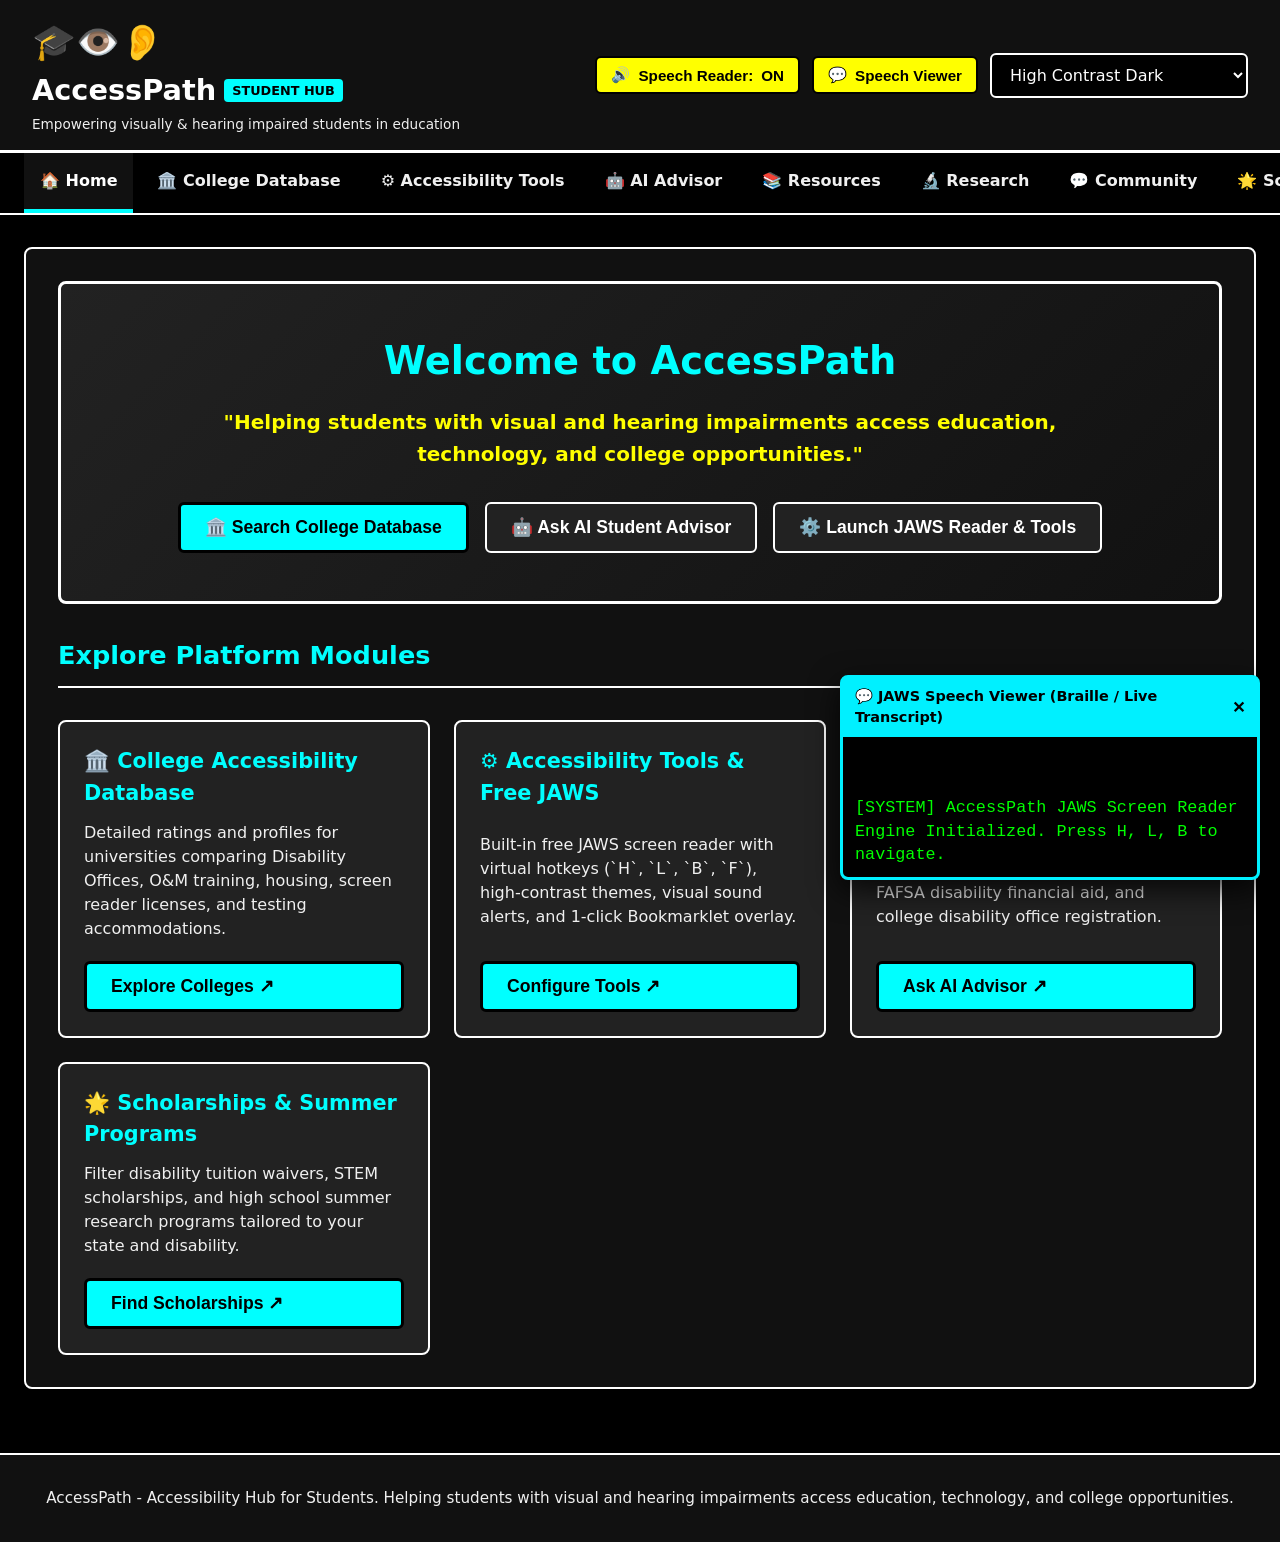
<file: templates/accesspath-app.html>
<!DOCTYPE html>
<html lang="en">
<head>
  <meta charset="UTF-8">
  <meta name="viewport" content="width=device-width, initial-scale=1.0">
  <title>AccessPath - Accessibility Hub for Students (Offline Edition)</title>
  <meta name="description" content="Helping students with visual and hearing impairments access education, technology, and college opportunities.">
  <style>
/* ACCESSPATH STYLES */
:root {
  --font-family-base: system-ui, -apple-system, BlinkMacSystemFont, 'Segoe UI', Roboto, Oxygen, Ubuntu, Cantarell, 'Open Sans', 'Helvetica Neue', sans-serif;
  --font-family-dyslexic: 'OpenDyslexic', 'Comic Sans MS', 'Lexend', sans-serif;
  --active-font: var(--font-family-base);
  --font-scale: 1;
  --line-height-scale: 1.5;
  --letter-spacing-scale: 0.05em;
  --word-spacing-scale: 0.1em;
  
  --bg-primary: #0a0e17;
  --bg-secondary: #141b2d;
  --bg-tertiary: #1f2942;
  --text-primary: #ffffff;
  --text-secondary: #cbd5e1;
  --accent-color: #00f0ff;
  --accent-secondary: #ffff00;
  --accent-tertiary: #38ef7d;
  --danger-color: #ff3366;
  --border-color: #334155;
  --focus-ring-color: #ffff00;
  --focus-ring-outline: #000000;
  --caption-bg: rgba(0, 0, 0, 0.95);
  --caption-text: #ffff00;
  --speech-viewer-bg: #000000;
  --speech-viewer-border: #00f0ff;
  --container-max-width: 1400px;
  --border-radius: 8px;
}

body[data-theme="high-contrast-dark"] {
  --bg-primary: #000000; --bg-secondary: #111111; --bg-tertiary: #222222;
  --text-primary: #ffffff; --text-secondary: #f0f0f0; --accent-color: #00ffff;
  --accent-secondary: #ffff00; --border-color: #ffffff; --focus-ring-color: #ffff00;
}

body[data-theme="high-contrast-light"] {
  --bg-primary: #ffffff; --bg-secondary: #f0f4f8; --bg-tertiary: #e2e8f0;
  --text-primary: #000000; --text-secondary: #111111; --accent-color: #004080;
  --accent-secondary: #d90000; --border-color: #000000; --focus-ring-color: #004080; --focus-ring-outline: #ffffff;
}

body[data-theme="yellow-on-black"] {
  --bg-primary: #000000; --bg-secondary: #0d0d0d; --bg-tertiary: #1a1a1a;
  --text-primary: #ffff00; --text-secondary: #e6e600; --accent-color: #ffff00;
  --accent-secondary: #00ff00; --border-color: #ffff00; --focus-ring-color: #00ff00; --focus-ring-outline: #000000;
}

body[data-theme="blue-on-yellow"] {
  --bg-primary: #ffff99; --bg-secondary: #ffff66; --bg-tertiary: #ffff33;
  --text-primary: #000066; --text-secondary: #00004d; --accent-color: #000099;
  --accent-secondary: #990000; --border-color: #000066; --focus-ring-color: #000099; --focus-ring-outline: #ffff99;
}

body[data-theme="deafblind-mono"] {
  --bg-primary: #000000; --bg-secondary: #000000; --bg-tertiary: #1a1a1a;
  --text-primary: #ffffff; --text-secondary: #ffffff; --accent-color: #ffffff;
  --accent-secondary: #ffffff; --border-color: #ffffff; --focus-ring-color: #ffffff; --focus-ring-outline: #000000;
}

*, *::before, *::after { box-sizing: border-box; margin: 0; padding: 0; }
html { font-size: calc(16px * var(--font-scale)); scroll-behavior: smooth; }
body { font-family: var(--active-font); background-color: var(--bg-primary); color: var(--text-primary); line-height: var(--line-height-scale); min-height: 100vh; display: flex; flex-direction: column; }

:focus-visible { outline: 4px solid var(--focus-ring-color) !important; outline-offset: 3px !important; box-shadow: 0 0 0 6px var(--focus-ring-outline) !important; z-index: 9999; }
.sr-only { position: absolute !important; width: 1px !important; height: 1px !important; padding: 0 !important; margin: -1px !important; overflow: hidden !important; clip: rect(0, 0, 0, 0) !important; white-space: nowrap !important; border: 0 !important; }

.skip-link { position: absolute; top: -100px; left: 10px; background: var(--accent-secondary); color: #000; padding: 12px 20px; font-weight: bold; font-size: 1.2rem; z-index: 100000; border: 3px solid #000; border-radius: 4px; text-decoration: none; transition: top 0.2s ease; }
.skip-link:focus { top: 10px; }

header.app-header { background: var(--bg-secondary); border-bottom: 3px solid var(--border-color); padding: 1rem 2rem; position: sticky; top: 0; z-index: 1000; }
.header-container { max-width: var(--container-max-width); margin: 0 auto; display: flex; justify-content: space-between; align-items: center; flex-wrap: wrap; gap: 1rem; }
.brand-title h1 { font-size: 1.8rem; font-weight: 900; color: var(--text-primary); display: flex; align-items: center; gap: 0.5rem; }
.brand-subtitle { font-size: 0.85rem; color: var(--text-secondary); display: block; margin-top: 2px; }
.brand-badge { background: var(--accent-color); color: #000; padding: 2px 8px; border-radius: 4px; font-size: 0.8rem; font-weight: bold; text-transform: uppercase; }

.quick-toolbar { display: flex; align-items: center; gap: 0.75rem; flex-wrap: wrap; }
.tool-btn { background: var(--bg-tertiary); color: var(--text-primary); border: 2px solid var(--border-color); padding: 8px 14px; border-radius: 6px; font-size: 0.95rem; font-weight: 600; cursor: pointer; display: inline-flex; align-items: center; gap: 0.5rem; }
.tool-btn:hover { background: var(--accent-color); color: #000; border-color: var(--accent-color); }
.tool-btn[aria-pressed="true"] { background: var(--accent-secondary); color: #000; border-color: #000; font-weight: 800; }

nav.main-nav { background: var(--bg-primary); border-bottom: 2px solid var(--border-color); padding: 0 1.5rem; overflow-x: auto; }
.nav-list { max-width: var(--container-max-width); margin: 0 auto; display: flex; list-style: none; gap: 0.5rem; }
.nav-link { display: inline-block; padding: 1rem 1rem; color: var(--text-secondary); text-decoration: none; font-weight: 700; white-space: nowrap; border-bottom: 4px solid transparent; }
.nav-link.active, .nav-link[aria-current="page"] { color: var(--text-primary); border-bottom-color: var(--accent-color); background: var(--bg-secondary); }

main.main-content { max-width: var(--container-max-width); margin: 2rem auto; padding: 0 1.5rem; flex: 1; width: 100%; }
.section-panel { background: var(--bg-secondary); border: 2px solid var(--border-color); border-radius: var(--border-radius); padding: 2rem; margin-bottom: 2rem; }
.section-header { margin-bottom: 1.5rem; border-bottom: 2px solid var(--border-color); padding-bottom: 0.75rem; display: flex; justify-content: space-between; align-items: center; flex-wrap: wrap; gap: 1rem; }
.section-header h2 { font-size: 1.6rem; color: var(--accent-color); display: flex; align-items: center; gap: 0.5rem; }

.hero-banner { background: linear-gradient(135deg, var(--bg-tertiary) 0%, var(--bg-secondary) 100%); border: 3px solid var(--border-color); border-radius: var(--border-radius); padding: 3rem 2rem; text-align: center; margin-bottom: 2rem; }
.hero-banner h2 { font-size: 2.4rem; color: var(--accent-color); margin-bottom: 1rem; }
.hero-mission { font-size: 1.25rem; color: var(--accent-secondary); font-weight: bold; max-width: 900px; margin: 0 auto 2rem auto; line-height: 1.6; }
.hero-actions { display: flex; justify-content: center; gap: 1rem; flex-wrap: wrap; }

.feature-cards-grid { display: grid; grid-template-columns: repeat(auto-fit, minmax(280px, 1fr)); gap: 1.5rem; margin-top: 2rem; }
.feature-card { background: var(--bg-tertiary); border: 2px solid var(--border-color); border-radius: var(--border-radius); padding: 1.5rem; display: flex; flex-direction: column; justify-content: space-between; }
.feature-card h3 { font-size: 1.3rem; color: var(--accent-color); margin-bottom: 0.75rem; }
.feature-card p { color: var(--text-secondary); margin-bottom: 1.25rem; line-height: 1.5; }

.table-responsive { overflow-x: auto; margin-top: 1rem; border: 2px solid var(--border-color); border-radius: var(--border-radius); }
table.data-table { width: 100%; border-collapse: collapse; text-align: left; }
table.data-table th { background: var(--bg-tertiary); color: var(--accent-color); padding: 14px 16px; font-size: 1.05rem; border-bottom: 2px solid var(--border-color); }
table.data-table td { padding: 12px 16px; border-bottom: 1px solid var(--border-color); }
table.data-table tr:hover { background: var(--bg-tertiary); }
.score-pill { background: var(--accent-tertiary); color: #000; font-weight: 900; padding: 4px 10px; border-radius: 12px; font-size: 0.9rem; display: inline-block; }

.chat-container { display: flex; flex-direction: column; height: 500px; border: 2px solid var(--border-color); border-radius: var(--border-radius); background: var(--bg-primary); overflow: hidden; }
.chat-history { flex: 1; padding: 1.5rem; overflow-y: auto; display: flex; flex-direction: column; gap: 1rem; }
.chat-bubble { max-width: 80%; padding: 12px 18px; border-radius: 12px; line-height: 1.5; font-size: 1.05rem; }
.chat-bubble.user { align-self: flex-end; background: var(--accent-color); color: #000; font-weight: 600; border-bottom-right-radius: 2px; }
.chat-bubble.ai { align-self: flex-start; background: var(--bg-tertiary); color: var(--text-primary); border: 2px solid var(--border-color); border-bottom-left-radius: 2px; }
.chat-prompt-chips { display: flex; gap: 0.5rem; padding: 0.75rem 1rem; background: var(--bg-secondary); border-top: 1px solid var(--border-color); overflow-x: auto; }
.chip-btn { background: var(--bg-tertiary); color: var(--text-primary); border: 1px solid var(--border-color); padding: 6px 12px; border-radius: 16px; font-size: 0.85rem; cursor: pointer; white-space: nowrap; }
.chat-input-bar { display: flex; gap: 0.5rem; padding: 1rem; background: var(--bg-secondary); border-top: 2px solid var(--border-color); }

.accesspath-modal-backdrop { position: fixed; top: 0; left: 0; width: 100vw; height: 100vh; background: rgba(0, 0, 0, 0.85); display: flex; justify-content: center; align-items: center; z-index: 99999; }
.accesspath-modal { background: var(--bg-primary); border: 4px solid var(--accent-color); border-radius: 8px; width: 750px; max-width: 92vw; max-height: 85vh; display: flex; flex-direction: column; padding: 2rem; overflow-y: auto; }
.accesspath-modal h3 { font-size: 1.8rem; color: var(--accent-color); margin-bottom: 1rem; }
.modal-grid { display: grid; grid-template-columns: repeat(auto-fit, minmax(300px, 1fr)); gap: 1rem; margin-top: 1rem; }
.modal-card { background: var(--bg-tertiary); border: 1px solid var(--border-color); padding: 1rem; border-radius: 6px; }
.modal-card h4 { color: var(--accent-secondary); margin-bottom: 0.5rem; }

.preset-cards-grid { display: grid; grid-template-columns: repeat(auto-fit, minmax(260px, 1fr)); gap: 1.25rem; margin-bottom: 2rem; }
.preset-card { background: var(--bg-tertiary); border: 3px solid var(--border-color); border-radius: var(--border-radius); padding: 1.5rem; cursor: pointer; display: flex; flex-direction: column; justify-content: space-between; }
.preset-card.active { border-color: var(--accent-secondary); background: var(--bg-secondary); box-shadow: inset 0 0 0 2px var(--accent-secondary); }
.preset-card h3 { font-size: 1.2rem; color: var(--text-primary); margin-bottom: 0.5rem; display: flex; align-items: center; gap: 0.5rem; }
.preset-card p { color: var(--text-secondary); font-size: 0.95rem; line-height: 1.4; margin-bottom: 1rem; }
.preset-badge { align-self: flex-start; background: var(--border-color); color: var(--text-primary); font-size: 0.8rem; padding: 4px 8px; border-radius: 4px; font-weight: 700; }

.control-group-grid { display: grid; grid-template-columns: repeat(auto-fit, minmax(320px, 1fr)); gap: 1.5rem; }
.control-card { background: var(--bg-tertiary); border: 2px solid var(--border-color); border-radius: var(--border-radius); padding: 1.25rem; }
.control-card h4 { font-size: 1.1rem; color: var(--accent-color); margin-bottom: 1rem; display: flex; align-items: center; gap: 0.5rem; }
.form-field { margin-bottom: 1.25rem; }
.form-field label { display: block; font-weight: 700; margin-bottom: 0.5rem; color: var(--text-primary); }
.range-container { display: flex; align-items: center; gap: 1rem; }
input[type="range"] { flex: 1; height: 10px; background: var(--bg-primary); border: 2px solid var(--border-color); border-radius: 5px; accent-color: var(--accent-color); cursor: pointer; }
.range-val { min-width: 50px; font-weight: bold; background: var(--bg-secondary); padding: 4px 8px; border-radius: 4px; border: 1px solid var(--border-color); text-align: center; }
select.select-field, input[type="text"].input-field { width: 100%; padding: 10px 14px; background: var(--bg-primary); color: var(--text-primary); border: 2px solid var(--border-color); border-radius: 6px; font-size: 1rem; font-family: inherit; }

.switch-label { display: flex; justify-content: space-between; align-items: center; cursor: pointer; font-weight: 700; }
.switch-input { appearance: none; width: 54px; height: 28px; background: var(--bg-primary); border: 2px solid var(--border-color); border-radius: 14px; position: relative; cursor: pointer; }
.switch-input::after { content: ''; position: absolute; top: 2px; left: 2px; width: 20px; height: 20px; background: var(--text-secondary); border-radius: 50%; }
.switch-input:checked { background: var(--accent-color); border-color: var(--accent-color); }
.switch-input:checked::after { transform: translateX(26px); background: #000; }

.speech-viewer-panel { position: fixed; bottom: 20px; right: 20px; width: 420px; max-width: calc(100vw - 40px); background: var(--speech-viewer-bg); border: 3px solid var(--speech-viewer-border); border-radius: var(--border-radius); box-shadow: 0 10px 30px rgba(0,0,0,0.8); z-index: 9000; display: flex; flex-direction: column; }
.speech-viewer-header { background: var(--speech-viewer-border); color: #000; padding: 8px 12px; font-weight: 800; display: flex; justify-content: space-between; align-items: center; font-size: 0.9rem; }
.speech-viewer-content { padding: 12px; max-height: 140px; overflow-y: auto; font-family: monospace; font-size: 1.05rem; color: #00ff00; line-height: 1.4; white-space: pre-wrap; }

.visual-sound-flash { position: fixed; top: 0; left: 0; right: 0; bottom: 0; pointer-events: none; z-index: 99999; opacity: 0; }
.visual-sound-flash.active-alert { box-shadow: inset 0 0 0 16px var(--accent-secondary); opacity: 1; }
.sound-caption-banner { position: fixed; top: 70px; left: 50%; transform: translateX(-50%); background: var(--caption-bg); color: var(--caption-text); border: 3px solid var(--accent-secondary); padding: 12px 24px; border-radius: 8px; font-size: 1.3rem; font-weight: 900; z-index: 10000; display: none; }
.sound-caption-banner.show { display: block; }

.simulator-frame-container { width: 100%; height: 480px; border: 3px solid var(--border-color); border-radius: 8px; background: #ffffff; position: relative; overflow: hidden; }
.simulator-iframe { width: 100%; height: 100%; border: none; }

.primary-btn { background: var(--accent-color); color: #000; border: 3px solid #000; padding: 12px 24px; font-size: 1.1rem; font-weight: 800; border-radius: 6px; cursor: pointer; display: inline-flex; align-items: center; gap: 0.5rem; text-decoration: none; }
.primary-btn:hover { transform: scale(1.03); }

.code-box { background: #000; color: #00f0ff; border: 2px solid var(--border-color); padding: 1rem; border-radius: 6px; font-family: monospace; font-size: 0.95rem; overflow-x: auto; white-space: pre-wrap; }
footer.app-footer { background: var(--bg-secondary); border-top: 2px solid var(--border-color); padding: 2rem; text-align: center; color: var(--text-secondary); font-size: 0.95rem; margin-top: auto; }
  </style>
</head>
<body data-theme="high-contrast-dark">

  <a href="#main-content" class="skip-link">Skip to Main Content (Press Enter)</a>
  <div id="visual-sound-flash" class="visual-sound-flash" aria-hidden="true"></div>
  <div id="sound-caption-banner" class="sound-caption-banner" role="status" aria-live="assertive"></div>

  <header class="app-header" role="banner">
    <div class="header-container">
      <div class="brand-title">
        <span style="font-size: 2.2rem;" aria-hidden="true">🎓👁️👂</span>
        <div>
          <h1>AccessPath <span class="brand-badge">STUDENT HUB</span></h1>
          <span class="brand-subtitle">Empowering visually & hearing impaired students in education</span>
        </div>
      </div>

      <div class="quick-toolbar" role="toolbar" aria-label="Quick Accessibility Controls">
        <button id="btn-toggle-speech" class="tool-btn" aria-pressed="true" title="Mute or Unmute Voice Reader (Hotkey: Alt+S)">
          <span aria-hidden="true">🔊</span> Speech Reader: <strong>ON</strong>
        </button>

        <button id="btn-toggle-viewer" class="tool-btn" aria-pressed="true" title="Toggle Live Speech Output Transcript Box (Hotkey: Alt+V)">
          <span aria-hidden="true">💬</span> Speech Viewer
        </button>

        <select id="quick-theme-select" class="select-field" style="width: auto;" aria-label="Quick Theme Preset">
          <option value="high-contrast-dark" selected>High Contrast Dark</option>
          <option value="high-contrast-light">High Contrast Light</option>
          <option value="yellow-on-black">Yellow on Black</option>
          <option value="blue-on-yellow">Blue on Yellow</option>
          <option value="deafblind-mono">Deafblind Monochromatic</option>
        </select>
      </div>
    </div>
  </header>

  <nav class="main-nav" role="navigation" aria-label="Primary Navigation">
    <ul class="nav-list" role="tablist">
      <li role="presentation"><a href="#tab-home" class="nav-link active" role="tab" id="link-tab-home" aria-selected="true" aria-controls="tab-home">🏠 Home</a></li>
      <li role="presentation"><a href="#tab-colleges" class="nav-link" role="tab" id="link-tab-colleges" aria-selected="false" aria-controls="tab-colleges">🏛️ College Database</a></li>
      <li role="presentation"><a href="#tab-tools" class="nav-link" role="tab" id="link-tab-tools" aria-selected="false" aria-controls="tab-tools">⚙️ Accessibility Tools</a></li>
      <li role="presentation"><a href="#tab-ai" class="nav-link" role="tab" id="link-tab-ai" aria-selected="false" aria-controls="tab-ai">🤖 AI Advisor</a></li>
      <li role="presentation"><a href="#tab-resources" class="nav-link" role="tab" id="link-tab-resources" aria-selected="false" aria-controls="tab-resources">📚 Resources</a></li>
      <li role="presentation"><a href="#tab-research" class="nav-link" role="tab" id="link-tab-research" aria-selected="false" aria-controls="tab-research">🔬 Research</a></li>
      <li role="presentation"><a href="#tab-community" class="nav-link" role="tab" id="link-tab-community" aria-selected="false" aria-controls="tab-community">💬 Community</a></li>
      <li role="presentation"><a href="#tab-finders" class="nav-link" role="tab" id="link-tab-finders" aria-selected="false" aria-controls="tab-finders">🌟 Scholarships & Programs</a></li>
    </ul>
  </nav>

  <main id="main-content" class="main-content" role="main" tabindex="-1">
    <!-- MODULE 1: HOME -->
    <section id="tab-home" class="section-panel" role="tabpanel" aria-labelledby="link-tab-home">
      <div class="hero-banner">
        <h2>Welcome to AccessPath</h2>
        <p class="hero-mission">"Helping students with visual and hearing impairments access education, technology, and college opportunities."</p>
        <div class="hero-actions">
          <button id="hero-btn-colleges" class="primary-btn" type="button">🏛️ Search College Database</button>
          <button id="hero-btn-ai" class="tool-btn" type="button" style="padding: 12px 24px; font-size: 1.1rem;">🤖 Ask AI Student Advisor</button>
          <button id="hero-btn-tools" class="tool-btn" type="button" style="padding: 12px 24px; font-size: 1.1rem;">⚙️ Launch JAWS Reader & Tools</button>
        </div>
      </div>
      <div class="section-header"><h2>Explore Platform Modules</h2></div>
      <div class="feature-cards-grid">
        <article class="feature-card">
          <h3>🏛️ College Accessibility Database</h3>
          <p>Detailed ratings and profiles for universities comparing Disability Offices, O&M training, housing, screen reader licenses, and testing accommodations.</p>
          <button class="primary-btn btn-nav-trigger" data-target="1" type="button">Explore Colleges ↗</button>
        </article>
        <article class="feature-card">
          <h3>⚙️ Accessibility Tools & Free JAWS</h3>
          <p>Built-in free JAWS screen reader with virtual hotkeys (`H`, `L`, `B`, `F`), high-contrast themes, visual sound alerts, and 1-click Bookmarklet overlay.</p>
          <button class="primary-btn btn-nav-trigger" data-target="2" type="button">Configure Tools ↗</button>
        </article>
        <article class="feature-card">
          <h3>🤖 AI Student Disability Advisor</h3>
          <p>Get instant guidance on SAT/ACT testing accommodation requests, FAFSA disability financial aid, and college disability office registration.</p>
          <button class="primary-btn btn-nav-trigger" data-target="3" type="button">Ask AI Advisor ↗</button>
        </article>
        <article class="feature-card">
          <h3>🌟 Scholarships & Summer Programs</h3>
          <p>Filter disability tuition waivers, STEM scholarships, and high school summer research programs tailored to your state and disability.</p>
          <button class="primary-btn btn-nav-trigger" data-target="7" type="button">Find Scholarships ↗</button>
        </article>
      </div>
    </section>

    <!-- MODULE 2: COLLEGE DATABASE -->
    <section id="tab-colleges" class="section-panel" role="tabpanel" aria-labelledby="link-tab-colleges" style="display: none;">
      <div class="section-header">
        <h2>College Accessibility Ratings & Profiles</h2>
        <div style="display: flex; gap: 0.5rem; flex-wrap: wrap;">
          <input type="text" id="input-search-college" class="input-field" placeholder="Search school name or state..." style="width: 260px;">
          <select id="select-filter-college" class="select-field" style="width: auto;">
            <option value="all">All Specialties</option>
            <option value="blind">Top Blind Support (4+ Stars)</option>
            <option value="deaf">Top Deaf Support (4+ Stars)</option>
            <option value="stem">Top STEM Accessibility (4+ Stars)</option>
          </select>
        </div>
      </div>
      <p style="color: var(--text-secondary); margin-bottom: 1rem;">Click on any school name or "View Office & Housing" to view disability office contact info, O&M services, screen reader licenses, and testing accommodations.</p>
      <div id="college-table-container"></div>
    </section>

    <!-- MODULE 3: TOOLS -->
    <section id="tab-tools" class="section-panel" role="tabpanel" aria-labelledby="link-tab-tools" style="display: none;">
      <div class="section-header"><h2>Accessibility Configurator & Free JAWS Screen Reader</h2></div>
      <div class="preset-cards-grid" role="radiogroup" aria-label="Preset Profiles">
        <button type="button" class="preset-card active" data-preset="blind-jaws" role="radio" aria-checked="true">
          <h3><span>👩‍🦯</span> Blind / Screen Reader</h3>
          <p>JAWS-like virtual quick keys (`H`, `L`, `B`, `F`), fast speech synthesis, and screen reader element lists.</p>
          <span class="preset-badge">JAWS Compatible</span>
        </button>
        <button type="button" class="preset-card" data-preset="deaf-hearing" role="radio" aria-checked="false">
          <h3><span>🧏‍♂️</span> Deaf & Hard-of-Hearing</h3>
          <p>AI auto-captions, visual sound alerts (screen edge flashes), sound event categories, and visual equalizers.</p>
          <span class="preset-badge">Visual Audio Alerts</span>
        </button>
        <button type="button" class="preset-card" data-preset="deafblind" role="radio" aria-checked="false">
          <h3><span>⠃⠗⠇</span> Deafblind Profile</h3>
          <p>Ultra-high monochromatic contrast, dual sensory speech-to-braille text stream, simplified layout.</p>
          <span class="preset-badge">Braille & Speech Sync</span>
        </button>
        <button type="button" class="preset-card" data-preset="low-vision" role="radio" aria-checked="false">
          <h3><span>🔍</span> Low Vision & Dyslexia</h3>
          <p>400% Text Zoom, OpenDyslexic high-legibility fonts, yellow-on-black mode, and bold focus rings.</p>
          <span class="preset-badge">Enhanced Visibility</span>
        </button>
      </div>
      <div class="control-group-grid">
        <article class="control-card">
          <h4><span>🎙️</span> JAWS Speech Controls</h4>
          <div class="form-field"><label for="select-voice">Voice Persona:</label><select id="select-voice" class="select-field"><option value="">System Default Voice</option></select></div>
          <div class="form-field"><label for="range-speech-rate">Speech Speed Rate:</label><div class="range-container"><input type="range" id="range-speech-rate" min="0.5" max="3.5" step="0.1" value="1.0"><span id="val-speech-rate" class="range-val">1.0x</span></div></div>
        </article>
        <article class="control-card">
          <h4><span>🎨</span> Typography & Contrast</h4>
          <div class="form-field"><label for="range-font-scale">Text Zoom / Font Size:</label><div class="range-container"><input type="range" id="range-font-scale" min="1.0" max="3.0" step="0.1" value="1.0"><span id="val-font-scale" class="range-val">100%</span></div></div>
          <div class="form-field"><label class="switch-label"><span>Dyslexic Font Styling</span><input type="checkbox" id="chk-dyslexic-font" class="switch-input"></label></div>
        </article>
        <article class="control-card">
          <h4><span>🧏</span> Deaf Media & Visual Alerts</h4>
          <div class="form-field"><label class="switch-label"><span>Visual Sound Flash Alerts</span><input type="checkbox" id="chk-sound-flash" class="switch-input" checked></label></div>
          <button id="btn-test-sound-alert" class="tool-btn" type="button" style="width: 100%; justify-content: center; margin-top: 15px;">🔔 Test Visual Sound Alert Flash</button>
        </article>
      </div>
      <div class="section-header" style="margin-top: 2rem;"><h2>Interactive Web Sandbox & AI DOM Repair</h2><button id="btn-run-dom-repair" class="primary-btn" type="button">⚡ Run AI DOM Auto-Repair</button></div>
      <div class="simulator-frame-container"><iframe id="sandbox-iframe" class="simulator-iframe" title="Sample Inaccessible Sandbox"></iframe></div>
      <div id="repair-log-panel" style="margin-top: 1rem; display: none;"><div id="repair-log-content" class="code-box"></div></div>
    </section>

    <!-- MODULE 4: AI ADVISOR -->
    <section id="tab-ai" class="section-panel" role="tabpanel" aria-labelledby="link-tab-ai" style="display: none;">
      <div class="section-header"><h2>AI Student Disability Advisor</h2></div>
      <div class="chat-container">
        <div id="chat-history" class="chat-history" role="log" aria-live="polite">
          <div class="chat-bubble ai">👋 Hello! I am your <strong>AccessPath AI Advisor</strong>. Ask me anything about college disability offices, SAT/ACT accommodation requests, FAFSA disability aid, or assistive software!</div>
        </div>
        <div class="chat-prompt-chips">
          <button class="chip-btn" type="button" data-prompt="Which colleges have the best disability support for STEM?">🎓 Top STEM Colleges for Blind Students</button>
          <button class="chip-btn" type="button" data-prompt="How do I request SAT accommodations?">📋 How to request SAT accommodations?</button>
          <button class="chip-btn" type="button" data-prompt="What financial aid or state VR funding is available?">💰 State VR & FAFSA Disability Aid</button>
        </div>
        <div class="chat-input-bar">
          <input type="text" id="input-chat" class="input-field" placeholder="Ask a question about college accommodations, SATs, or assistive tech..." aria-label="Ask AI Advisor">
          <button id="btn-send-chat" class="primary-btn" type="button">Send ↗</button>
        </div>
      </div>
    </section>

    <!-- MODULE 5: RESOURCES -->
    <section id="tab-resources" class="section-panel" role="tabpanel" aria-labelledby="link-tab-resources" style="display: none;">
      <div class="section-header"><h2>Curated Resource Library</h2></div>
      <div id="resources-container"></div>
    </section>

    <!-- MODULE 6: RESEARCH -->
    <section id="tab-research" class="section-panel" role="tabpanel" aria-labelledby="link-tab-research" style="display: none;">
      <div class="section-header"><h2>Empirical Student Accessibility Research</h2></div>
      <div id="research-container"></div>
    </section>

    <!-- MODULE 7: COMMUNITY -->
    <section id="tab-community" class="section-panel" role="tabpanel" aria-labelledby="link-tab-community" style="display: none;">
      <div class="section-header"><h2>Student College Experience Reviews</h2></div>
      <div id="community-container"></div>
    </section>

    <!-- MODULE 8: FINDERS -->
    <section id="tab-finders" class="section-panel" role="tabpanel" aria-labelledby="link-tab-finders" style="display: none;">
      <div class="section-header">
        <h2>Scholarship & Pre-College Summer Program Finder</h2>
        <div style="display: flex; gap: 0.5rem; flex-wrap: wrap;">
          <select id="filter-scholarship-state" class="select-field" style="width: auto;"><option value="all">All States</option><option value="Texas">Texas</option></select>
          <select id="filter-scholarship-disability" class="select-field" style="width: auto;"><option value="all">All Disabilities</option><option value="blind">Blind / Low Vision</option><option value="deaf">Deaf / Hard of Hearing</option></select>
        </div>
      </div>
      <div style="margin-bottom: 2rem;">
        <h3 style="color: var(--accent-color); margin-bottom: 1rem;">💰 Disability Tuition Waivers & Scholarships</h3>
        <div id="scholarships-results-container"></div>
      </div>
      <div>
        <h3 style="color: var(--accent-color); margin-bottom: 1rem;">🌞 Pre-College Summer Research Programs</h3>
        <div id="summer-programs-results-container"></div>
      </div>
    </section>

  </main>

  <aside id="jaws-speech-viewer" class="speech-viewer-panel" aria-label="Speech Viewer Live Transcript">
    <div class="speech-viewer-header">
      <span>💬 JAWS Speech Viewer (Braille / Live Transcript)</span>
      <button id="btn-close-speech-viewer" style="background: none; border: none; font-weight: bold; cursor: pointer; font-size: 1rem;" aria-label="Close Speech Viewer">✕</button>
    </div>
    <div id="jaws-speech-content" class="speech-viewer-content" role="log" aria-live="polite">
      <div>[SYSTEM] AccessPath JAWS Screen Reader Engine Initialized. Press H, L, B to navigate.</div>
    </div>
  </aside>

  <footer class="app-footer" role="contentinfo">
    <p>AccessPath - Accessibility Hub for Students. Helping students with visual and hearing impairments access education, technology, and college opportunities.</p>
  </footer>

  <!-- Inline Scripts -->
  <script>
class JawsScreenReaderEngine {
  constructor() {
    this.speechSynth = window.speechSynthesis;
    this.enabled = true;
    this.rate = 1.0; this.pitch = 1.0; this.volume = 1.0; this.voice = null;
    this.speechViewerActive = true;
    this.initVoices(); this.initListeners(); this.initAriaLiveRegion();
  }
  initVoices() {
    if (!this.speechSynth) return;
    const loadVoices = () => {
      const voices = this.speechSynth.getVoices();
      if (voices.length > 0) this.voice = voices.find(v => v.lang.startsWith('en') && v.default) || voices[0];
    };
    loadVoices();
    if (speechSynthesis.onvoiceschanged !== undefined) speechSynthesis.onvoiceschanged = loadVoices;
  }
  initAriaLiveRegion() {
    let liveRegion = document.getElementById('jaws-live-announcer');
    if (!liveRegion) {
      liveRegion = document.createElement('div');
      liveRegion.id = 'jaws-live-announcer';
      liveRegion.className = 'sr-only';
      liveRegion.setAttribute('aria-live', 'assertive');
      document.body.appendChild(liveRegion);
    }
    this.liveRegion = liveRegion;
  }
  setSpeechRate(rate) { this.rate = parseFloat(rate); this.announce(`Speech rate set to ${this.rate}x`); }
  toggleSpeech() {
    this.enabled = !this.enabled;
    if (!this.enabled && this.speechSynth) this.speechSynth.cancel();
    const status = this.enabled ? 'Screen reader audio enabled' : 'Screen reader audio muted';
    this.updateSpeechViewer(`[SYSTEM] ${status}`);
    this.announce(status);
    return this.enabled;
  }
  toggleSpeechViewer() {
    this.speechViewerActive = !this.speechViewerActive;
    const panel = document.getElementById('jaws-speech-viewer');
    if (panel) panel.style.display = this.speechViewerActive ? 'flex' : 'none';
    this.announce(this.speechViewerActive ? 'Speech viewer visible' : 'Speech viewer hidden');
    return this.speechViewerActive;
  }
  speak(text, interrupt = true) {
    if (!text) return;
    this.updateSpeechViewer(text);
    if (this.liveRegion) this.liveRegion.textContent = text;
    if (!this.enabled || !this.speechSynth) return;
    if (interrupt) this.speechSynth.cancel();
    const utterance = new SpeechSynthesisUtterance(text);
    utterance.rate = this.rate; utterance.pitch = this.pitch;
    if (this.voice) utterance.voice = this.voice;
    this.speechSynth.speak(utterance);
  }
  announce(text) { this.speak(text, true); }
  updateSpeechViewer(text) {
    const content = document.getElementById('jaws-speech-content');
    if (content) {
      const timestamp = new Date().toLocaleTimeString([], { hour: '2-digit', minute: '2-digit', second: '2-digit' });
      const entry = document.createElement('div');
      entry.textContent = `[${timestamp}] ${text}`;
      content.appendChild(entry); content.scrollTop = content.scrollHeight;
    }
  }
  announceElement(el) {
    if (!el || el === document.body) return;
    const tagName = el.tagName.toLowerCase();
    const label = el.getAttribute('aria-label') || el.innerText || el.title || el.alt || el.placeholder || '';
    let text = `${tagName}, ${label}`;
    if (tagName.match(/^h[1-6]$/)) text = `Heading level ${tagName.replace('h', '')}, ${label}`;
    else if (tagName === 'a') text = `Link, ${label}`;
    else if (tagName === 'button') text = `Button, ${label}`;
    this.speak(text);
  }
  navigateCategory(category, reverse = false, targetDoc = document) {
    let selector = '';
    if (category === 'heading') selector = 'h1, h2, h3, h4, h5, h6';
    else if (category === 'link') selector = 'a[href]';
    else if (category === 'button') selector = 'button, input[type="button"]';
    const items = Array.from(targetDoc.querySelectorAll(selector)).filter(el => el.offsetWidth > 0 && el.offsetHeight > 0);
    if (items.length === 0) { this.speak(`No ${category}s found.`); return; }
    let idx = items.indexOf(targetDoc.activeElement);
    idx = reverse ? (idx > 0 ? idx - 1 : items.length - 1) : (idx < items.length - 1 ? idx + 1 : 0);
    items[idx].focus();
    this.announceElement(items[idx]);
  }
  initListeners() {
    document.addEventListener('focusin', (e) => this.announceElement(e.target));
    document.addEventListener('keydown', (e) => {
      const activeTag = document.activeElement ? document.activeElement.tagName.toLowerCase() : '';
      if (activeTag === 'input' || activeTag === 'textarea') return;
      const key = e.key.toLowerCase();
      if (key === 'h') { e.preventDefault(); this.navigateCategory('heading', e.shiftKey); }
      if (key === 'l') { e.preventDefault(); this.navigateCategory('link', e.shiftKey); }
      if (key === 'b') { e.preventDefault(); this.navigateCategory('button', e.shiftKey); }
    });
  }
}
window.jawsEngine = new JawsScreenReaderEngine();

const COLLEGE_DATABASE = [
  { id: "ut-dallas", name: "UT Dallas (University of Texas at Dallas)", state: "Texas", overallScore: 96, blindRating: 5, lowVisionRating: 4, deafRating: 4, stemRating: 5, housing: "Single rooms with strobe alerts, automatic door openers, guide dog zones.", om: "Full O&M orientation training; campus tactile pavement indicators.", screenReader: "Full site licenses for JAWS, NVDA, and ZoomText; Braille printers.", office: { name: "Access University Office", contact: "studentaccess@utdallas.edu", website: "https://access.utdallas.edu" } },
  { id: "grinnell", name: "Grinnell College", state: "Iowa", overallScore: 98, blindRating: 5, lowVisionRating: 5, deafRating: 4, stemRating: 4, housing: "100% accessible dorms with Braille signage.", om: "1-on-1 O&M specialist guidance.", screenReader: "Dedicated Assistive Tech Lab with VoiceOver and JAWS.", office: { name: "Disability Resources", contact: "autrykatie@grinnell.edu", website: "https://www.grinnell.edu" } },
  { id: "swarthmore", name: "Swarthmore College", state: "Pennsylvania", overallScore: 94, blindRating: 4, lowVisionRating: 4, deafRating: 4, stemRating: 5, housing: "Accessible dorm suites.", om: "Guided mobility training.", screenReader: "JAWS, Read&Write Gold, 3D tactile graphics printer.", office: { name: "Disability Services", contact: "disability@swarthmore.edu", website: "https://www.swarthmore.edu" } },
  { id: "gallaudet", name: "Gallaudet University", state: "Washington, D.C.", overallScore: 99, blindRating: 4, lowVisionRating: 5, deafRating: 5, stemRating: 4, housing: "DeafSpace architecture with 360 light sightlines.", om: "Visual and tactile campus pathways.", screenReader: "DeafBlind refreshable Braille displays.", office: { name: "OSWD", contact: "oswd@gallaudet.edu", website: "https://gallaudet.edu" } }
];

class CollegeDatabaseEngine {
  filterColleges(query = '', category = 'all') {
    const q = query.toLowerCase().trim();
    return COLLEGE_DATABASE.filter(c => {
      const match = c.name.toLowerCase().includes(q) || c.state.toLowerCase().includes(q);
      if (!match) return false;
      if (category === 'blind') return c.blindRating >= 4;
      if (category === 'deaf') return c.deafRating >= 4;
      if (category === 'stem') return c.stemRating >= 4;
      return true;
    });
  }
  getStar(r) { return '⭐'.repeat(r); }
  renderTable(targetId, list) {
    const container = document.getElementById(targetId);
    if (!container) return;
    container.innerHTML = `
      <div class="table-responsive">
        <table class="data-table">
          <thead><tr><th>School</th><th>Overall</th><th>Blind</th><th>Low Vision</th><th>Deaf</th><th>STEM</th><th>Action</th></tr></thead>
          <tbody>
            ${list.map(c => `
              <tr>
                <td><strong>${c.name}</strong><br><small style="color:var(--text-secondary);">${c.state}</small></td>
                <td><span class="score-pill">${c.overallScore}</span></td>
                <td>${this.getStar(c.blindRating)}</td>
                <td>${this.getStar(c.lowVisionRating)}</td>
                <td>${this.getStar(c.deafRating)}</td>
                <td>${this.getStar(c.stemRating)}</td>
                <td><button class="primary-btn btn-view-college" data-id="${c.id}" style="padding:6px 12px; font-size:0.85rem;">View Profile</button></td>
              </tr>
            `).join('')}
          </tbody>
        </table>
      </div>
    `;
    container.querySelectorAll('.btn-view-college').forEach(b => {
      b.addEventListener('click', (e) => {
        const id = e.currentTarget.getAttribute('data-id');
        const col = COLLEGE_DATABASE.find(x => x.id === id);
        if (col) alert(`${col.name}\n\nHousing: ${col.housing}\nO&M: ${col.om}\nScreen Readers: ${col.screenReader}`);
      });
    });
  }
}
window.collegeDbEngine = new CollegeDatabaseEngine();

const KNOWLEDGEBASE_RESPONSES = [
  { keywords: ["sat", "act"], response: "📋 **SAT/ACT Accommodations**: Request through your high school SSD coordinator 7 weeks prior. Provide eye exam/audiogram reports and 504 plan." },
  { keywords: ["best", "college", "recommend"], response: "🎓 **Top Colleges**: UT Dallas (Score: 96), Grinnell (Score: 98), UC Berkeley (Score: 95), Gallaudet (Score: 99)." },
  { keywords: ["fafsa", "financial", "scholarship"], response: "💰 **Funding**: Contact State Vocational Rehab (VR) for 100% tuition coverage, and apply for NFB/AFB national scholarships." }
];

class AiAssistantEngine {
  askQuestion(text) {
    const q = text.toLowerCase();
    const match = KNOWLEDGEBASE_RESPONSES.find(k => k.keywords.some(kw => q.includes(kw)));
    const ans = match ? match.response : `🤖 **AccessPath Advisor**: For "${text}", we recommend contacting your target college's Disability Office directly for accommodation forms.`;
    if (window.jawsEngine) window.jawsEngine.speak(ans.replace(/[*_#`]/g, ''));
    return ans;
  }
}
window.aiAssistantEngine = new AiAssistantEngine();

class ResourcesResearchEngine {
  renderResources(id) {
    const container = document.getElementById(id);
    if (!container) return;
    container.innerHTML = `
      <article class="control-card" style="margin-bottom:1rem;">
        <h4>How to Apply for College Disability Services</h4>
        <p style="color:var(--text-secondary); margin-top:0.5rem;">Register with Disability Offices as soon as you accept admission. Request single room housing, screen reader software, and note-taking services.</p>
      </article>
      <article class="control-card">
        <h4>Comparing Screen Readers: JAWS vs. NVDA vs. VoiceOver</h4>
        <p style="color:var(--text-secondary); margin-top:0.5rem;">JAWS provides superior script customization for STEM. NVDA is lightweight and free. VoiceOver is native to Apple devices.</p>
      </article>
    `;
  }
  renderResearch(id) {
    const container = document.getElementById(id);
    if (!container) return;
    container.innerHTML = `
      <article class="control-card">
        <h3>Empirical Survey Report: Accessibility Feature Utilization (Sample: 30 Students)</h3>
        <div style="display:grid; grid-template-columns:repeat(auto-fit, minmax(200px, 1fr)); gap:1rem; margin-top:1rem;">
          <div style="background:var(--bg-primary); padding:1rem; border-radius:6px; text-align:center;"><div style="font-size:2rem; font-weight:900; color:var(--accent-secondary);">87%</div><div>use JAWS/NVDA daily for STEM</div></div>
          <div style="background:var(--bg-primary); padding:1rem; border-radius:6px; text-align:center;"><div style="font-size:2rem; font-weight:900; color:var(--accent-secondary);">74%</div><div>rely on CART live captioning</div></div>
        </div>
      </article>
    `;
  }
  renderCommunity(id) {
    const container = document.getElementById(id);
    if (!container) return;
    container.innerHTML = `
      <article class="control-card">
        <h4>Alex M. | UT Dallas (5/5 Stars)</h4>
        <p style="color:var(--text-secondary); margin-top:0.5rem;">"The Access University Office provided tactile graphics for organic chemistry and free JAWS site licenses!"</p>
      </article>
    `;
  }
}
window.resourcesResearchEngine = new ResourcesResearchEngine();

class FindersEngine {
  renderFinders() {
    const sc = document.getElementById('scholarships-results-container');
    if (sc) {
      sc.innerHTML = `
        <div class="control-card">
          <h4>Texas Vocational Rehabilitation Tuition Waiver</h4>
          <p style="color:var(--accent-secondary); font-weight:bold;">100% Tuition & Mandatory Fees Covered (Texas)</p>
          <p style="color:var(--text-secondary); margin-top:0.5rem;">Covers full tuition and books at Texas public universities (UT Dallas, UT Austin, A&M).</p>
        </div>
      `;
    }
    const sm = document.getElementById('summer-programs-results-container');
    if (sm) {
      sm.innerHTML = `
        <div class="control-card">
          <h4>NASA STEM Internship Program for Disabled High Schoolers</h4>
          <p style="color:var(--accent-tertiary); font-weight:bold;">Location: Virtual & On-Site</p>
          <p style="color:var(--text-secondary); margin-top:0.5rem;">Paid summer research internships for disabled high school students.</p>
        </div>
      `;
    }
  }
}
window.findersEngine = new FindersEngine();

class AccessPathAppController {
  constructor() {
    this.initTabNavigation();
    this.initCollegeDatabase();
    this.initAiAssistant();
    this.initResources();
  }
  initTabNavigation() {
    this.tabs = Array.from(document.querySelectorAll('.nav-link'));
    this.panels = Array.from(document.querySelectorAll('.section-panel'));
    this.tabs.forEach((t, i) => {
      t.addEventListener('click', (e) => { e.preventDefault(); this.activateTab(i); });
    });
    document.getElementById('hero-btn-colleges')?.addEventListener('click', () => this.activateTab(1));
    document.getElementById('hero-btn-ai')?.addEventListener('click', () => this.activateTab(3));
    document.getElementById('hero-btn-tools')?.addEventListener('click', () => this.activateTab(2));
  }
  activateTab(idx) {
    this.tabs.forEach((t, i) => {
      const isSel = i === idx;
      t.classList.toggle('active', isSel);
      if (this.panels[i]) this.panels[i].style.display = isSel ? 'block' : 'none';
    });
    if (window.jawsEngine) window.jawsEngine.speak(`Switched to tab ${this.tabs[idx].innerText}`);
  }
  initCollegeDatabase() {
    window.collegeDbEngine.renderTable('college-table-container', window.collegeDbEngine.filterColleges());
  }
  initAiAssistant() {
    const input = document.getElementById('input-chat');
    const btn = document.getElementById('btn-send-chat');
    const hist = document.getElementById('chat-history');
    const send = (txt) => {
      const q = txt || (input ? input.value : '');
      if (!q.trim()) return;
      if (input) input.value = '';
      const uB = document.createElement('div'); uB.className = 'chat-bubble user'; uB.textContent = q; hist.appendChild(uB);
      setTimeout(() => {
        const ans = window.aiAssistantEngine.askQuestion(q);
        const aB = document.createElement('div'); aB.className = 'chat-bubble ai'; aB.innerHTML = ans.replace(/\n/g, '<br>'); hist.appendChild(aB);
        hist.scrollTop = hist.scrollHeight;
      }, 300);
    };
    if (btn) btn.addEventListener('click', () => send());
    if (input) input.addEventListener('keydown', (e) => { if (e.key === 'Enter') send(); });
    document.querySelectorAll('.chip-btn').forEach(c => {
      c.addEventListener('click', (e) => send(e.currentTarget.getAttribute('data-prompt')));
    });
  }
  initResources() {
    window.resourcesResearchEngine.renderResources('resources-container');
    window.resourcesResearchEngine.renderResearch('research-container');
    window.resourcesResearchEngine.renderCommunity('community-container');
    window.findersEngine.renderFinders();
  }
}

document.addEventListener('DOMContentLoaded', () => {
  window.accessPathApp = new AccessPathAppController();
});
  </script>
</body>
</html>
</file>
